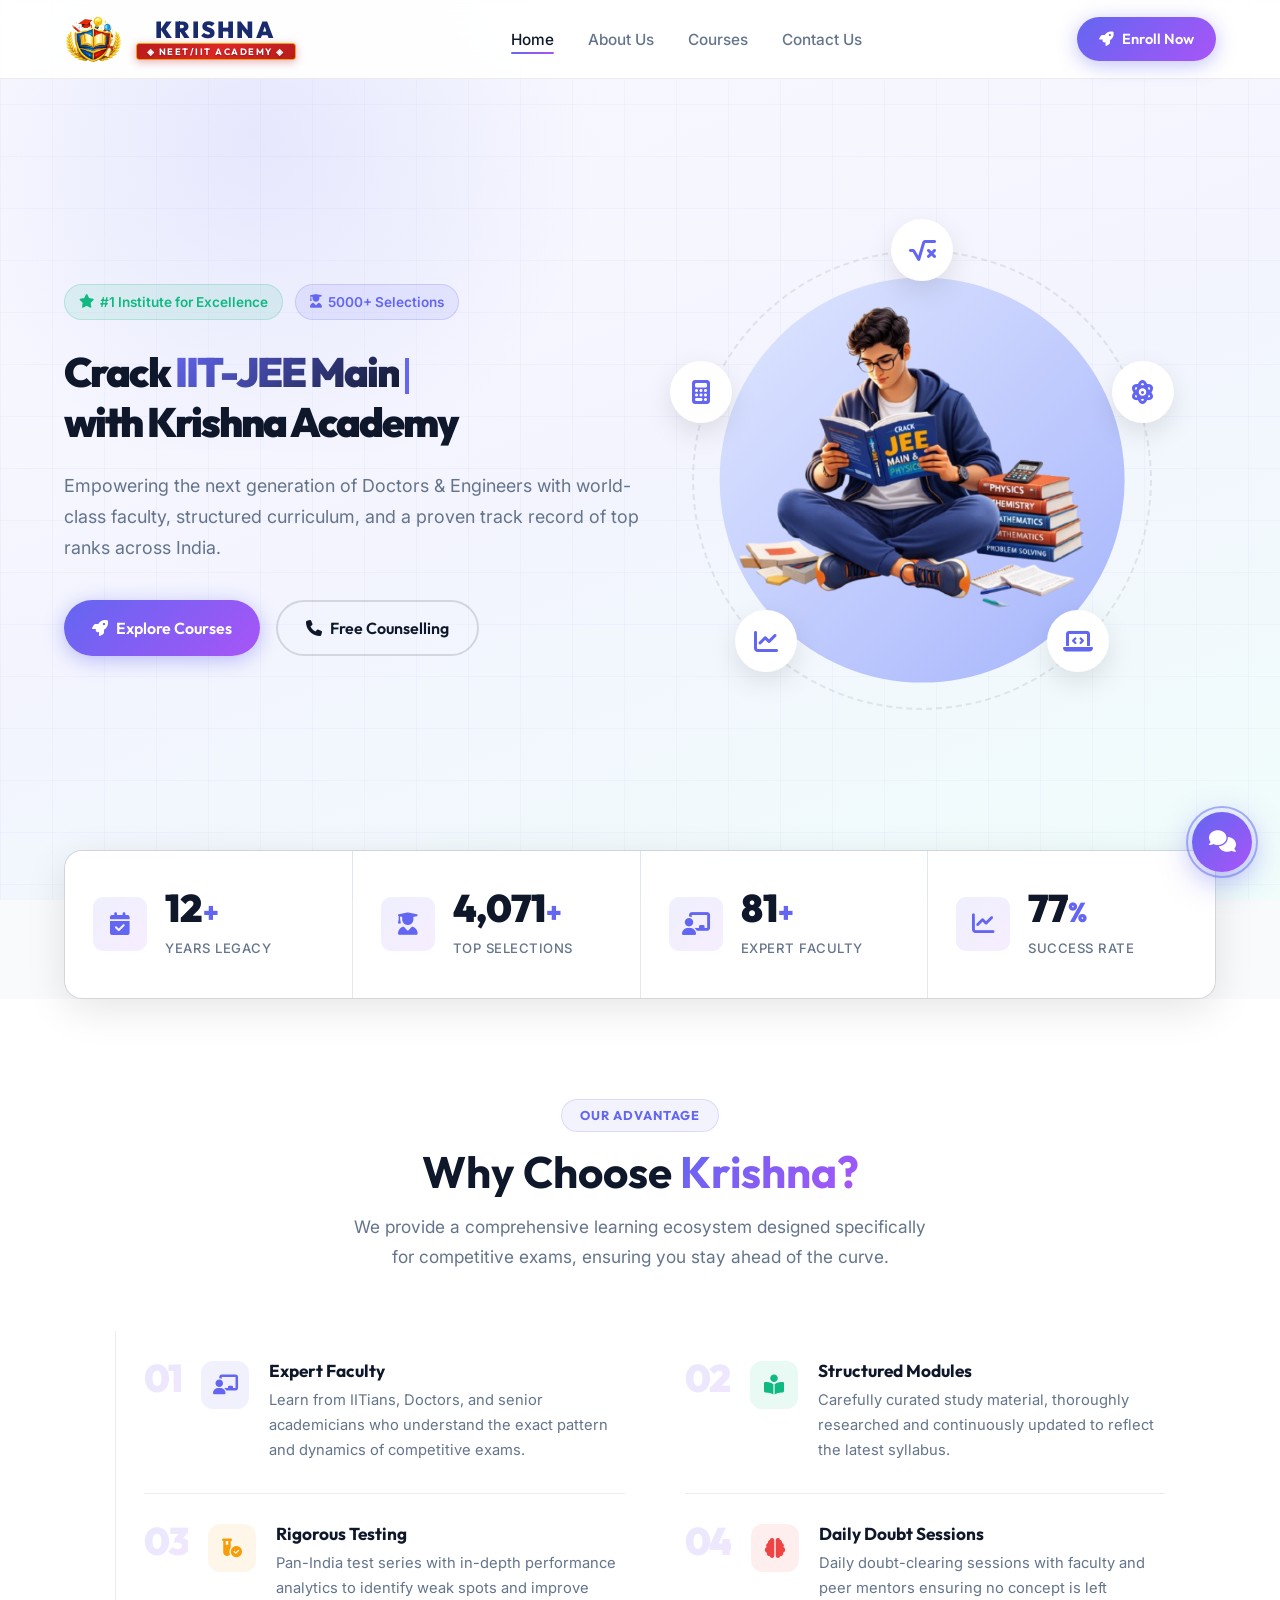
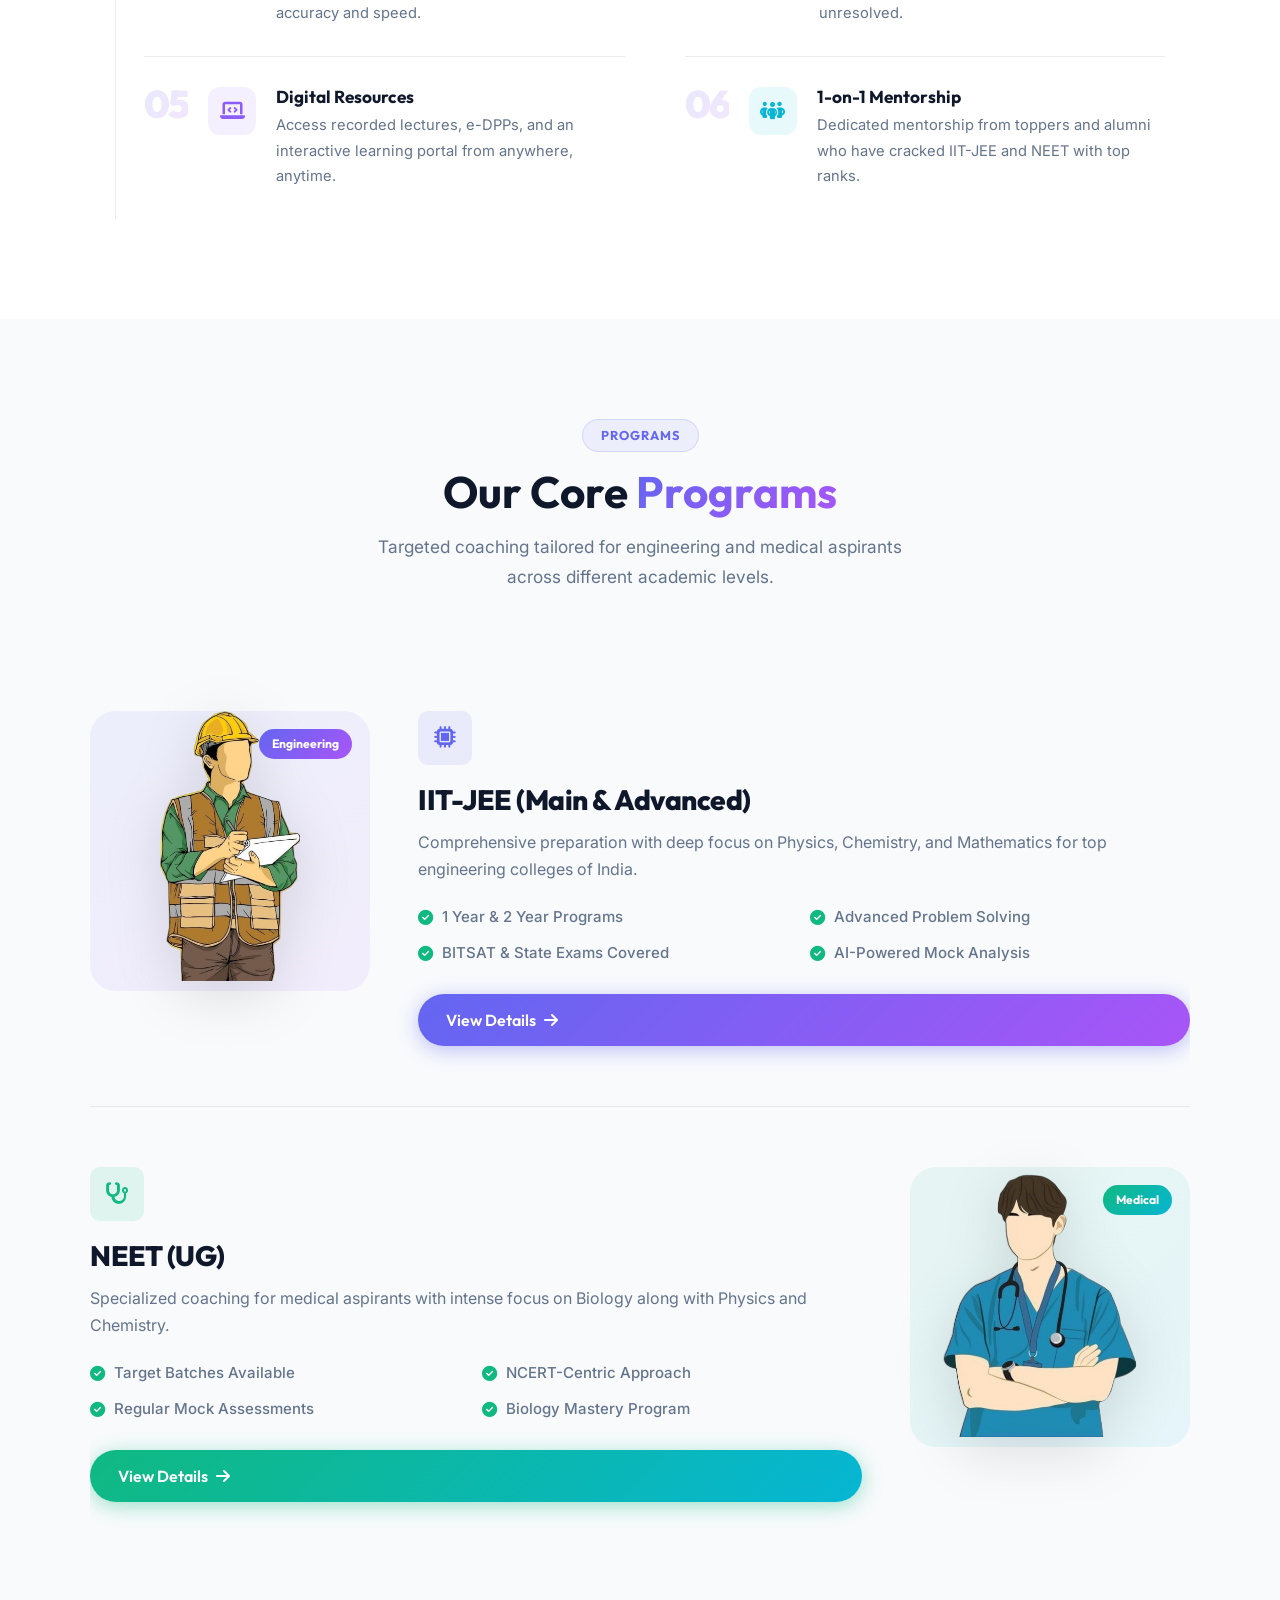
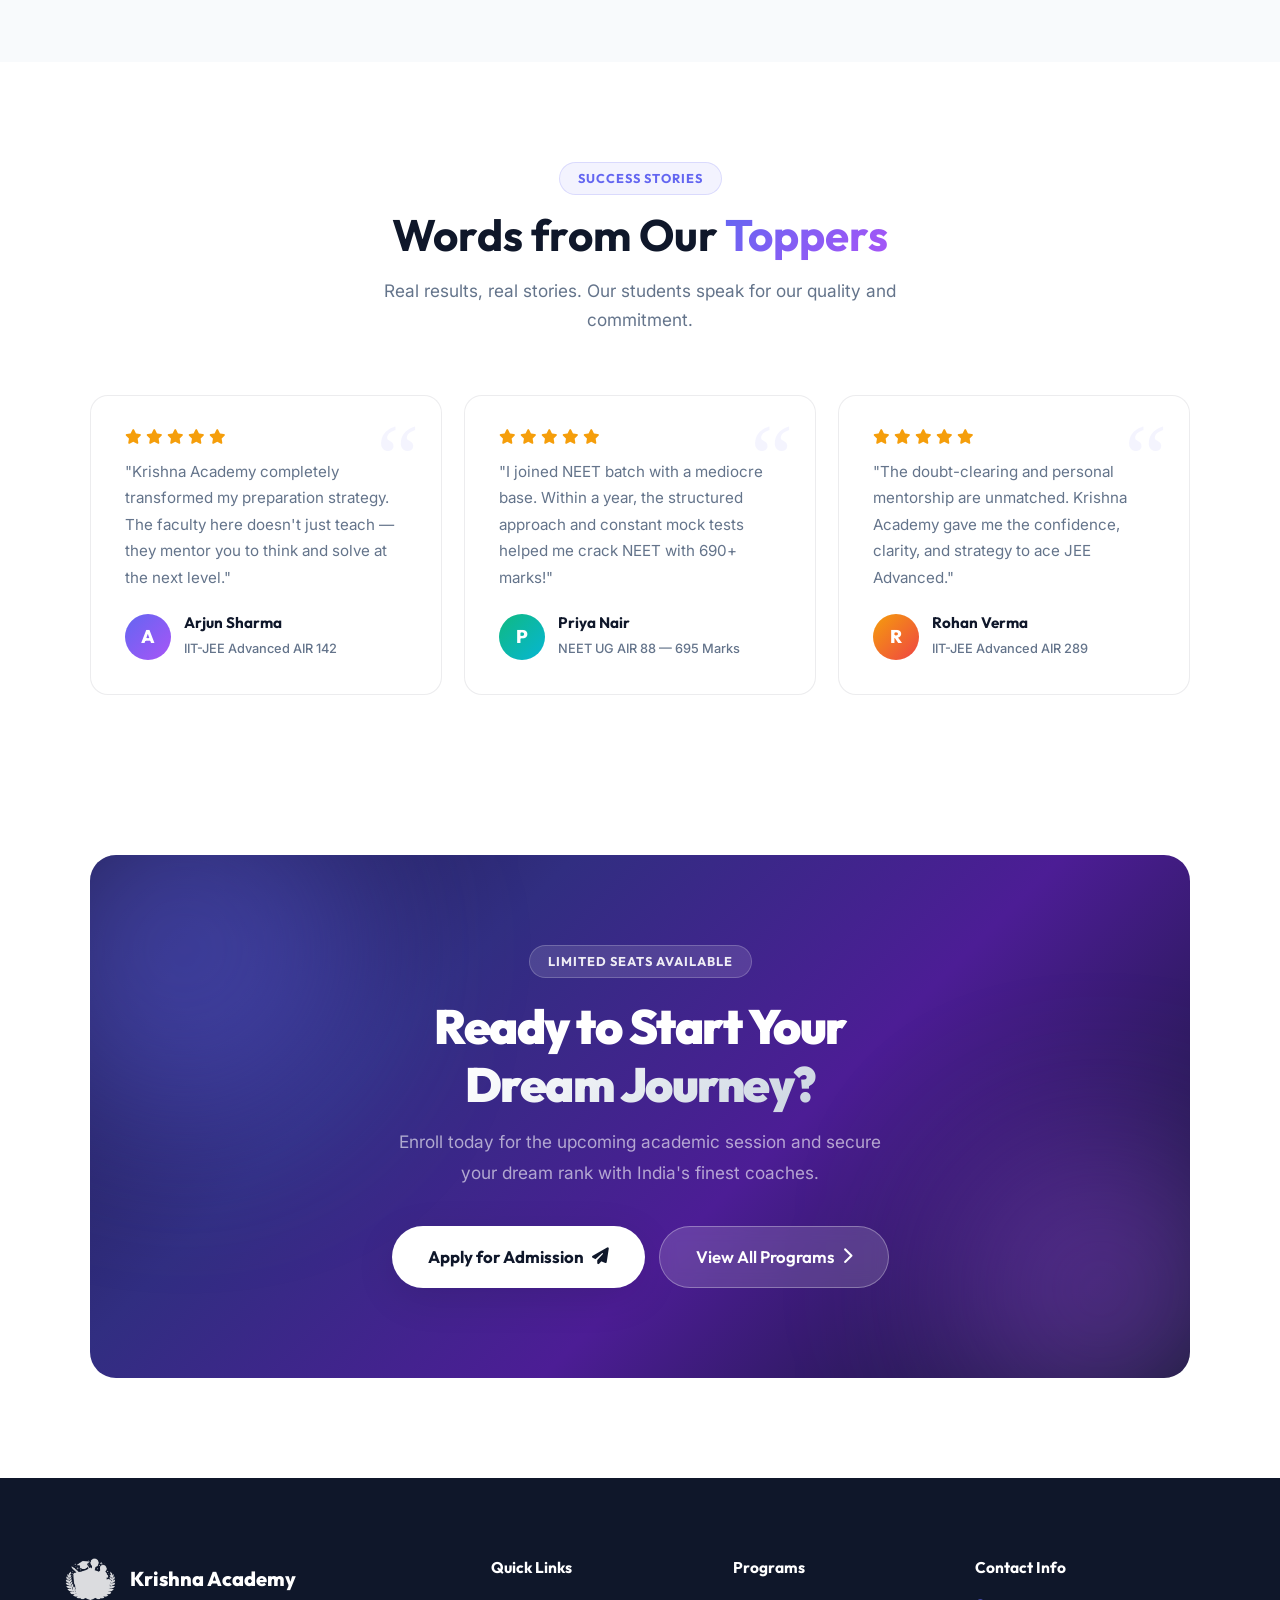
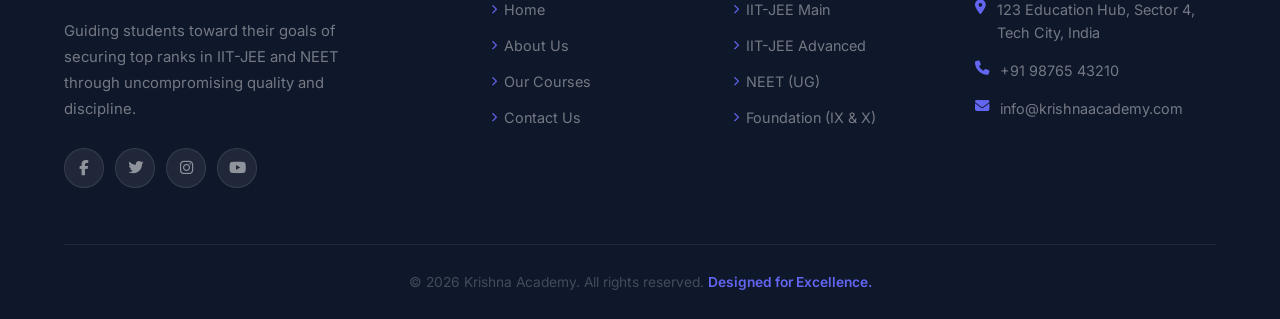
<file: index.html>
﻿<!DOCTYPE html>
<html lang="en">

<head>
    <meta charset="UTF-8">
    <meta name="viewport" content="width=device-width, initial-scale=1.0">
    <meta name="description"
        content="Krishna Academy - Premium Coaching for IIT-JEE and NEET. Prepare with the best faculties, structured courses, and mock test series.">
    <title>Krishna Academy | IIT-JEE &amp; NEET Coaching</title>
    <link rel="stylesheet" href="style.css">
    <link rel="stylesheet" href="https://cdnjs.cloudflare.com/ajax/libs/font-awesome/6.4.0/css/all.min.css">
</head>

<body>

    <!-- ===== NAVBAR ===== -->
    <nav class="navbar" id="navbar">
        <a href="index.html" class="nav-brand">
            <img src="assets/logo.png" alt="Krishna Academy" class="nav-logo">
            <div class="brand-badge">
                <span class="brand-badge-top">KRISHNA</span>
                <span class="brand-badge-ribbon">&#9672; NEET/IIT ACADEMY &#9672;</span>
            </div>
        </a>
        <ul class="nav-links" id="navLinks">
            <li><a href="index.html" class="active">Home</a></li>
            <li><a href="about.html">About Us</a></li>
            <li><a href="courses.html">Courses</a></li>
            <li><a href="contact.html">Contact Us</a></li>
        </ul>
        <a href="contact.html" class="btn btn-primary nav-cta"><i class="fa-solid fa-rocket"></i> Enroll Now</a>
        <div class="mobile-menu-btn" id="mobileBtn"><i class="fa-solid fa-bars"></i></div>
    </nav>

    <!-- ===== HERO ===== -->
    <header class="hero">
        <div class="hero-grid"></div>

        <div class="hero-container">
            <!-- Left Content -->
            <div class="hero-content fade-up">
                <div class="hero-badges">
                    <span class="badge"><i class="fa-solid fa-star"></i> #1 Institute for Excellence</span>
                    <span class="badge"><i class="fa-solid fa-user-graduate"></i> 5000+ Selections</span>
                </div>
                <h1>Crack <span class="typing-text text-gradient"></span><span class="cursor"></span><br>with Krishna
                    Academy</h1>
                <p>Empowering the next generation of Doctors &amp; Engineers with world-class faculty, structured
                    curriculum, and a proven track record of top ranks across India.</p>
                <div class="hero-actions">
                    <a href="courses.html" class="btn btn-primary"><i class="fa-solid fa-rocket"></i> Explore
                        Courses</a>
                    <a href="contact.html" class="btn btn-outline"><i class="fa-solid fa-phone"></i> Free
                        Counselling</a>
                </div>
            </div>

            <!-- Right Visual: blob + orbit carousel -->
            <div class="hero-visual fade-up delay-2">
                <div class="hero-blob"></div>
                <div class="orbit-ring" id="orbitRing">
                    <img id="course-character" src="assets/iit.png" alt="Student">
                    <div class="orbit-node node-1"><i id="icon-1" class="fa-solid fa-square-root-variable"></i></div>
                    <div class="orbit-node node-2"><i id="icon-2" class="fa-solid fa-atom"></i></div>
                    <div class="orbit-node node-3"><i id="icon-3" class="fa-solid fa-laptop-code"></i></div>
                    <div class="orbit-node node-4"><i id="icon-4" class="fa-solid fa-chart-line"></i></div>
                    <div class="orbit-node node-5"><i id="icon-5" class="fa-solid fa-calculator"></i></div>
                </div>
            </div>
        </div>
    </header>

    <!-- ===== STATS ===== -->
    <section class="stats-section">
        <div class="stats-grid fade-up">
            <div class="stat-card">
                <div class="stat-icon"><i class="fa-solid fa-calendar-check"></i></div>
                <div>
                    <h3 class="counter" data-target="15">0</h3><span>+</span>
                    <p>Years Legacy</p>
                </div>
            </div>
            <div class="stat-card">
                <div class="stat-icon"><i class="fa-solid fa-user-graduate"></i></div>
                <div>
                    <h3 class="counter" data-target="5000">0</h3><span>+</span>
                    <p>Top Selections</p>
                </div>
            </div>
            <div class="stat-card">
                <div class="stat-icon"><i class="fa-solid fa-chalkboard-user"></i></div>
                <div>
                    <h3 class="counter" data-target="100">0</h3><span>+</span>
                    <p>Expert Faculty</p>
                </div>
            </div>
            <div class="stat-card">
                <div class="stat-icon"><i class="fa-solid fa-chart-line"></i></div>
                <div>
                    <h3 class="counter" data-target="95">0</h3><span>%</span>
                    <p>Success Rate</p>
                </div>
            </div>
        </div>
    </section>

    <!-- ===== WHY CHOOSE US ===== -->
    <section class="section">
        <div class="section-title fade-up">
            <div class="section-pill">Our Advantage</div>
            <h2>Why Choose <span class="text-gradient">Krishna?</span></h2>
            <p>We provide a comprehensive learning ecosystem designed specifically for competitive exams, ensuring you
                stay ahead of the curve.</p>
        </div>
        <div class="features-row">
            <div class="feature-row-item fade-up delay-1">
                <div class="fri-num">01</div>
                <div class="fri-icon"><i class="fa-solid fa-chalkboard-user"></i></div>
                <div class="fri-body">
                    <h3>Expert Faculty</h3>
                    <p>Learn from IITians, Doctors, and senior academicians who understand the exact pattern and
                        dynamics of competitive exams.</p>
                </div>
            </div>
            <div class="feature-row-item fade-up delay-2">
                <div class="fri-num">02</div>
                <div class="fri-icon"><i class="fa-solid fa-book-open-reader"></i></div>
                <div class="fri-body">
                    <h3>Structured Modules</h3>
                    <p>Carefully curated study material, thoroughly researched and continuously updated to reflect the
                        latest syllabus.</p>
                </div>
            </div>
            <div class="feature-row-item fade-up delay-1">
                <div class="fri-num">03</div>
                <div class="fri-icon"><i class="fa-solid fa-vial-circle-check"></i></div>
                <div class="fri-body">
                    <h3>Rigorous Testing</h3>
                    <p>Pan-India test series with in-depth performance analytics to identify weak spots and improve
                        accuracy and speed.</p>
                </div>
            </div>
            <div class="feature-row-item fade-up delay-2">
                <div class="fri-num">04</div>
                <div class="fri-icon"><i class="fa-solid fa-brain"></i></div>
                <div class="fri-body">
                    <h3>Daily Doubt Sessions</h3>
                    <p>Daily doubt-clearing sessions with faculty and peer mentors ensuring no concept is left
                        unresolved.</p>
                </div>
            </div>
            <div class="feature-row-item fade-up delay-1">
                <div class="fri-num">05</div>
                <div class="fri-icon"><i class="fa-solid fa-laptop-code"></i></div>
                <div class="fri-body">
                    <h3>Digital Resources</h3>
                    <p>Access recorded lectures, e-DPPs, and an interactive learning portal from anywhere, anytime.</p>
                </div>
            </div>
            <div class="feature-row-item fade-up delay-2">
                <div class="fri-num">06</div>
                <div class="fri-icon"><i class="fa-solid fa-people-group"></i></div>
                <div class="fri-body">
                    <h3>1-on-1 Mentorship</h3>
                    <p>Dedicated mentorship from toppers and alumni who have cracked IIT-JEE and NEET with top ranks.
                    </p>
                </div>
            </div>
        </div>
    </section>

    <!-- ===== COURSES OVERVIEW ===== -->
    <section class="section courses-section">
        <div class="section-title fade-up">
            <div class="section-pill">Programs</div>
            <h2>Our Core <span class="text-gradient">Programs</span></h2>
            <p>Targeted coaching tailored for engineering and medical aspirants across different academic levels.</p>
        </div>
        <div class="courses-container">
            <!-- IIT Card -->
            <div class="course-showcase fade-up delay-1">
                <div class="cs-img-wrap cs-iit">
                    <img src="assets/eng.png" alt="IIT-JEE Course">
                    <div class="cs-badge">Engineering</div>
                </div>
                <div class="cs-content">
                    <div class="cs-icon cs-iit-icon"><i class="fa-solid fa-microchip"></i></div>
                    <h3>IIT-JEE (Main &amp; Advanced)</h3>
                    <p>Comprehensive preparation with deep focus on Physics, Chemistry, and Mathematics for top
                        engineering colleges of India.</p>
                    <ul class="cs-features">
                        <li><i class="fa-solid fa-circle-check"></i> 1 Year &amp; 2 Year Programs</li>
                        <li><i class="fa-solid fa-circle-check"></i> Advanced Problem Solving</li>
                        <li><i class="fa-solid fa-circle-check"></i> BITSAT &amp; State Exams Covered</li>
                        <li><i class="fa-solid fa-circle-check"></i> AI-Powered Mock Analysis</li>
                    </ul>
                    <a href="courses.html" class="btn btn-primary">View Details <i
                            class="fa-solid fa-arrow-right"></i></a>
                </div>
            </div>
            <!-- NEET Card -->
            <div class="course-showcase fade-up delay-2">
                <div class="cs-img-wrap cs-neet">
                    <img src="assets/doc.png" alt="NEET Course">
                    <div class="cs-badge cs-badge-neet">Medical</div>
                </div>
                <div class="cs-content">
                    <div class="cs-icon cs-neet-icon"><i class="fa-solid fa-stethoscope"></i></div>
                    <h3>NEET (UG)</h3>
                    <p>Specialized coaching for medical aspirants with intense focus on Biology along with Physics and
                        Chemistry.</p>
                    <ul class="cs-features">
                        <li><i class="fa-solid fa-circle-check"></i> Target Batches Available</li>
                        <li><i class="fa-solid fa-circle-check"></i> NCERT-Centric Approach</li>
                        <li><i class="fa-solid fa-circle-check"></i> Regular Mock Assessments</li>
                        <li><i class="fa-solid fa-circle-check"></i> Biology Mastery Program</li>
                    </ul>
                    <a href="courses.html" class="btn btn-success">View Details <i
                            class="fa-solid fa-arrow-right"></i></a>
                </div>
            </div>
        </div>
    </section>

    <!-- ===== TESTIMONIALS ===== -->
    <section class="section">
        <div class="section-title fade-up">
            <div class="section-pill">Success Stories</div>
            <h2>Words from Our <span class="text-gradient">Toppers</span></h2>
            <p>Real results, real stories. Our students speak for our quality and commitment.</p>
        </div>
        <div class="testimonials-grid">
            <div class="testimonial-card fade-up delay-1">
                <div class="tcard-stars"><i class="fa-solid fa-star"></i><i class="fa-solid fa-star"></i><i
                        class="fa-solid fa-star"></i><i class="fa-solid fa-star"></i><i class="fa-solid fa-star"></i>
                </div>
                <p>"Krishna Academy completely transformed my preparation strategy. The faculty here doesn't just teach
                    — they mentor you to think and solve at the next level."</p>
                <div class="tcard-author">
                    <div class="tcard-avatar" style="background:linear-gradient(135deg,#6366F1,#A855F7)">A</div>
                    <div>
                        <h4>Arjun Sharma</h4><span>IIT-JEE Advanced AIR 142</span>
                    </div>
                </div>
            </div>
            <div class="testimonial-card fade-up delay-2">
                <div class="tcard-stars"><i class="fa-solid fa-star"></i><i class="fa-solid fa-star"></i><i
                        class="fa-solid fa-star"></i><i class="fa-solid fa-star"></i><i class="fa-solid fa-star"></i>
                </div>
                <p>"I joined NEET batch with a mediocre base. Within a year, the structured approach and constant mock
                    tests helped me crack NEET with 690+ marks!"</p>
                <div class="tcard-author">
                    <div class="tcard-avatar" style="background:linear-gradient(135deg,#10B981,#06B6D4)">P</div>
                    <div>
                        <h4>Priya Nair</h4><span>NEET UG AIR 88 — 695 Marks</span>
                    </div>
                </div>
            </div>
            <div class="testimonial-card fade-up delay-3">
                <div class="tcard-stars"><i class="fa-solid fa-star"></i><i class="fa-solid fa-star"></i><i
                        class="fa-solid fa-star"></i><i class="fa-solid fa-star"></i><i class="fa-solid fa-star"></i>
                </div>
                <p>"The doubt-clearing and personal mentorship are unmatched. Krishna Academy gave me the confidence,
                    clarity, and strategy to ace JEE Advanced."</p>
                <div class="tcard-author">
                    <div class="tcard-avatar" style="background:linear-gradient(135deg,#F59E0B,#EF4444)">R</div>
                    <div>
                        <h4>Rohan Verma</h4><span>IIT-JEE Advanced AIR 289</span>
                    </div>
                </div>
            </div>
        </div>
    </section>

    <!-- ===== CTA ===== -->
    <section class="cta-section section">
        <div class="cta-card fade-up">
            <div class="cta-orb cta-orb-1"></div>
            <div class="cta-orb cta-orb-2"></div>
            <div class="cta-pill">Limited Seats Available</div>
            <h2>Ready to Start Your<br><span class="text-gradient-white">Dream Journey?</span></h2>
            <p>Enroll today for the upcoming academic session and secure your dream rank with India's finest coaches.
            </p>
            <div class="cta-actions">
                <a href="contact.html" class="btn btn-white btn-lg">Apply for Admission <i
                        class="fa-solid fa-paper-plane"></i></a>
                <a href="courses.html" class="btn btn-glass btn-lg">View All Programs <i
                        class="fa-solid fa-chevron-right"></i></a>
            </div>
        </div>
    </section>

    <!-- ===== FOOTER ===== -->
    <footer>
        <div class="footer-grid">
            <div class="footer-brand">
                <div class="footer-logo-wrap">
                    <img src="assets/logo.png" alt="Krishna Academy" class="footer-logo">
                    <span>Krishna Academy</span>
                </div>
                <p>Guiding students toward their goals of securing top ranks in IIT-JEE and NEET through uncompromising
                    quality and discipline.</p>
                <div class="social-links">
                    <a href="#" aria-label="Facebook"><i class="fa-brands fa-facebook-f"></i></a>
                    <a href="#" aria-label="Twitter"><i class="fa-brands fa-twitter"></i></a>
                    <a href="#" aria-label="Instagram"><i class="fa-brands fa-instagram"></i></a>
                    <a href="#" aria-label="YouTube"><i class="fa-brands fa-youtube"></i></a>
                </div>
            </div>
            <div class="footer-links">
                <h4>Quick Links</h4>
                <ul>
                    <li><a href="index.html"><i class="fa-solid fa-chevron-right"></i> Home</a></li>
                    <li><a href="about.html"><i class="fa-solid fa-chevron-right"></i> About Us</a></li>
                    <li><a href="courses.html"><i class="fa-solid fa-chevron-right"></i> Our Courses</a></li>
                    <li><a href="contact.html"><i class="fa-solid fa-chevron-right"></i> Contact Us</a></li>
                </ul>
            </div>
            <div class="footer-links">
                <h4>Programs</h4>
                <ul>
                    <li><a href="courses.html"><i class="fa-solid fa-chevron-right"></i> IIT-JEE Main</a></li>
                    <li><a href="courses.html"><i class="fa-solid fa-chevron-right"></i> IIT-JEE Advanced</a></li>
                    <li><a href="courses.html"><i class="fa-solid fa-chevron-right"></i> NEET (UG)</a></li>
                    <li><a href="courses.html"><i class="fa-solid fa-chevron-right"></i> Foundation (IX &amp; X)</a>
                    </li>
                </ul>
            </div>
            <div class="footer-contact">
                <h4>Contact Info</h4>
                <ul>
                    <li><i class="fa-solid fa-location-dot"></i><span>123 Education Hub, Sector 4,<br>Tech City,
                            India</span></li>
                    <li><i class="fa-solid fa-phone"></i><span>+91 98765 43210</span></li>
                    <li><i class="fa-solid fa-envelope"></i><span>info@krishnaacademy.com</span></li>
                </ul>
            </div>
        </div>
        <div class="footer-bottom">
            <p>&copy; 2026 Krishna Academy. All rights reserved. <span>Designed for Excellence.</span></p>
        </div>
    </footer>

    <script>
        // ---- Navbar scroll ----
        window.addEventListener('scroll', () => {
            document.getElementById('navbar').classList.toggle('scrolled', window.scrollY > 60);
        });

        // ---- Mobile menu ----
        const mobileBtn = document.getElementById('mobileBtn');
        const navLinks = document.getElementById('navLinks');
        mobileBtn.addEventListener('click', () => {
            navLinks.classList.toggle('active');
            mobileBtn.innerHTML = navLinks.classList.contains('active')
                ? '<i class="fa-solid fa-xmark"></i>'
                : '<i class="fa-solid fa-bars"></i>';
        });

        // ---- Course carousel data (with iit.png + neet.png) ----
        const courses = [
            { title: "IIT-JEE Main", img: "assets/iit.png", color: "#6366F1", gradient: "linear-gradient(135deg,#e0e7ff 0%,#a5b4fc 100%)", icons: ['fa-square-root-variable', 'fa-atom', 'fa-laptop-code', 'fa-chart-line', 'fa-calculator'] },
            { title: "NEET (UG)", img: "assets/neet.png", color: "#10B981", gradient: "linear-gradient(135deg,#d1fae5 0%,#6ee7b7 100%)", icons: ['fa-dna', 'fa-staff-snake', 'fa-microscope', 'fa-heart-pulse', 'fa-flask'] },
            { title: "IIT-JEE Advanced", img: "assets/iit.png", color: "#8B5CF6", gradient: "linear-gradient(135deg,#ede9fe 0%,#c4b5fd 100%)", icons: ['fa-satellite', 'fa-gears', 'fa-microchip', 'fa-rocket', 'fa-compass-drafting'] }
        ];

        let ci = 0, isDeleting = false, txt = '';
        const typingEl = document.querySelector('.typing-text');

        function updateVisuals(c) {
            document.documentElement.style.setProperty('--dynamic-color', c.color);
            document.documentElement.style.setProperty('--blob-gradient', c.gradient);
            if (typingEl) {
                typingEl.style.background = `linear-gradient(135deg,${c.color} 0%,#0F172A 100%)`;
                typingEl.style.webkitBackgroundClip = 'text';
                typingEl.style.backgroundClip = 'text';
                typingEl.style.webkitTextFillColor = 'transparent';
            }
            const img = document.getElementById('course-character');
            if (img) {
                img.style.opacity = 0; img.style.transform = 'scale(0.9)';
                setTimeout(() => { img.src = c.img; img.style.opacity = 1; img.style.transform = 'scale(1)'; }, 400);
            }
            for (let j = 1; j <= 5; j++) {
                const el = document.getElementById('icon-' + j);
                if (el) { el.style.opacity = 0; setTimeout(() => { el.className = 'fa-solid ' + c.icons[j - 1]; el.style.opacity = 1; }, 400); }
            }
        }

        function typeWriter() {
            const c = courses[ci % courses.length];
            const word = c.title;
            if (isDeleting) { txt = word.substring(0, txt.length - 1); }
            else { txt = word.substring(0, txt.length + 1); }
            typingEl.innerHTML = txt;
            let speed = 100;
            if (isDeleting) speed /= 2;
            if (!isDeleting && txt === word) { speed = 2200; isDeleting = true; }
            else if (isDeleting && txt === '') { isDeleting = false; ci++; updateVisuals(courses[ci % courses.length]); speed = 500; }
            setTimeout(typeWriter, speed);
        }

        // ---- Counter animation ----
        function animateCounters() {
            document.querySelectorAll('.counter').forEach(el => {
                const target = +el.dataset.target, inc = target / 70;
                let cur = 0;
                const t = setInterval(() => {
                    cur += inc;
                    if (cur >= target) { cur = target; clearInterval(t); }
                    el.textContent = Math.floor(cur).toLocaleString();
                }, 20);
            });
        }

        // ---- IntersectionObserver for fade-up ----
        const io = new IntersectionObserver(entries => entries.forEach(e => {
            if (e.isIntersecting) { e.target.classList.add('visible'); io.unobserve(e.target); }
        }), { threshold: .12 });
        document.querySelectorAll('.fade-up').forEach(el => io.observe(el));

        const statsIO = new IntersectionObserver(entries => entries.forEach(e => {
            if (e.isIntersecting) { animateCounters(); statsIO.unobserve(e.target); }
        }), { threshold: .3 });
        const sg = document.querySelector('.stats-grid');
        if (sg) statsIO.observe(sg);

        // ---- Init ----
        window.addEventListener('load', () => {
            updateVisuals(courses[0]);
            if (typingEl) setTimeout(typeWriter, 1000);
        });
    </script>
    <script src="chatbot.js"></script>
</body>

</html>
</file>
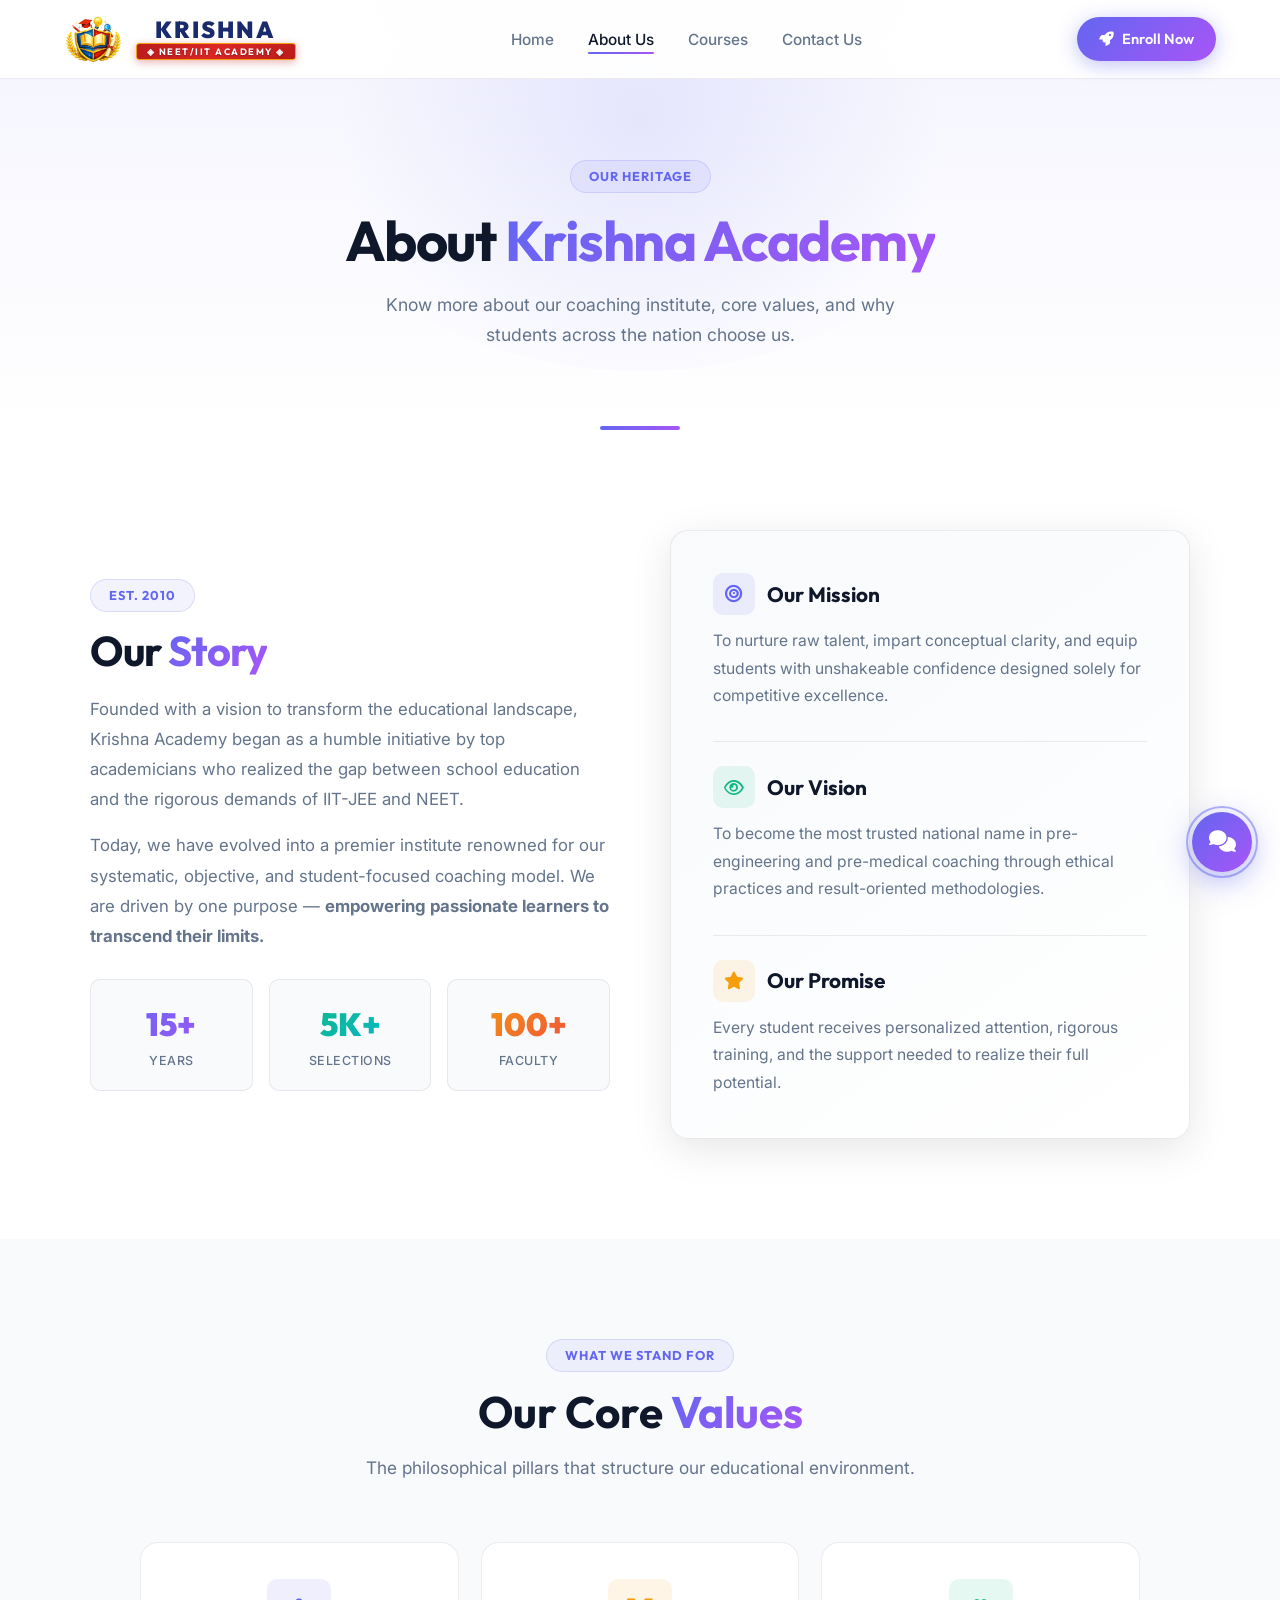
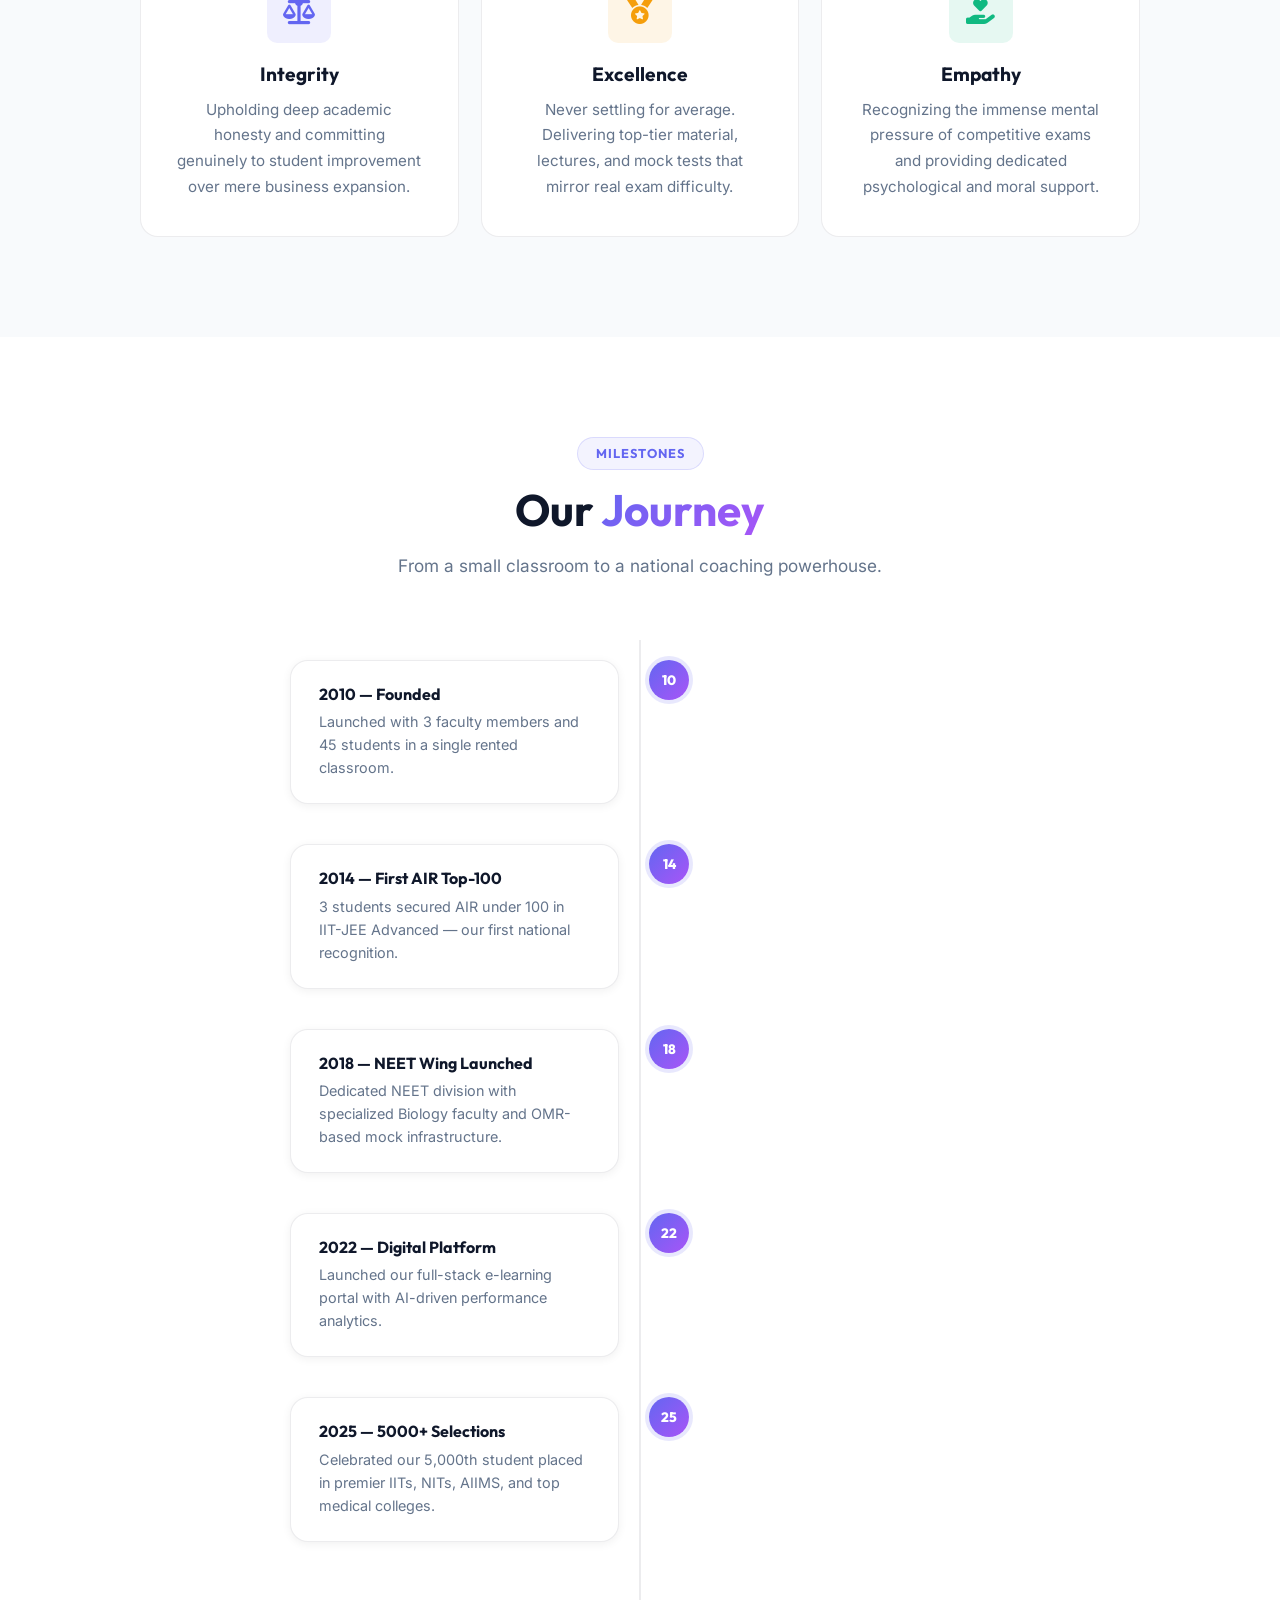
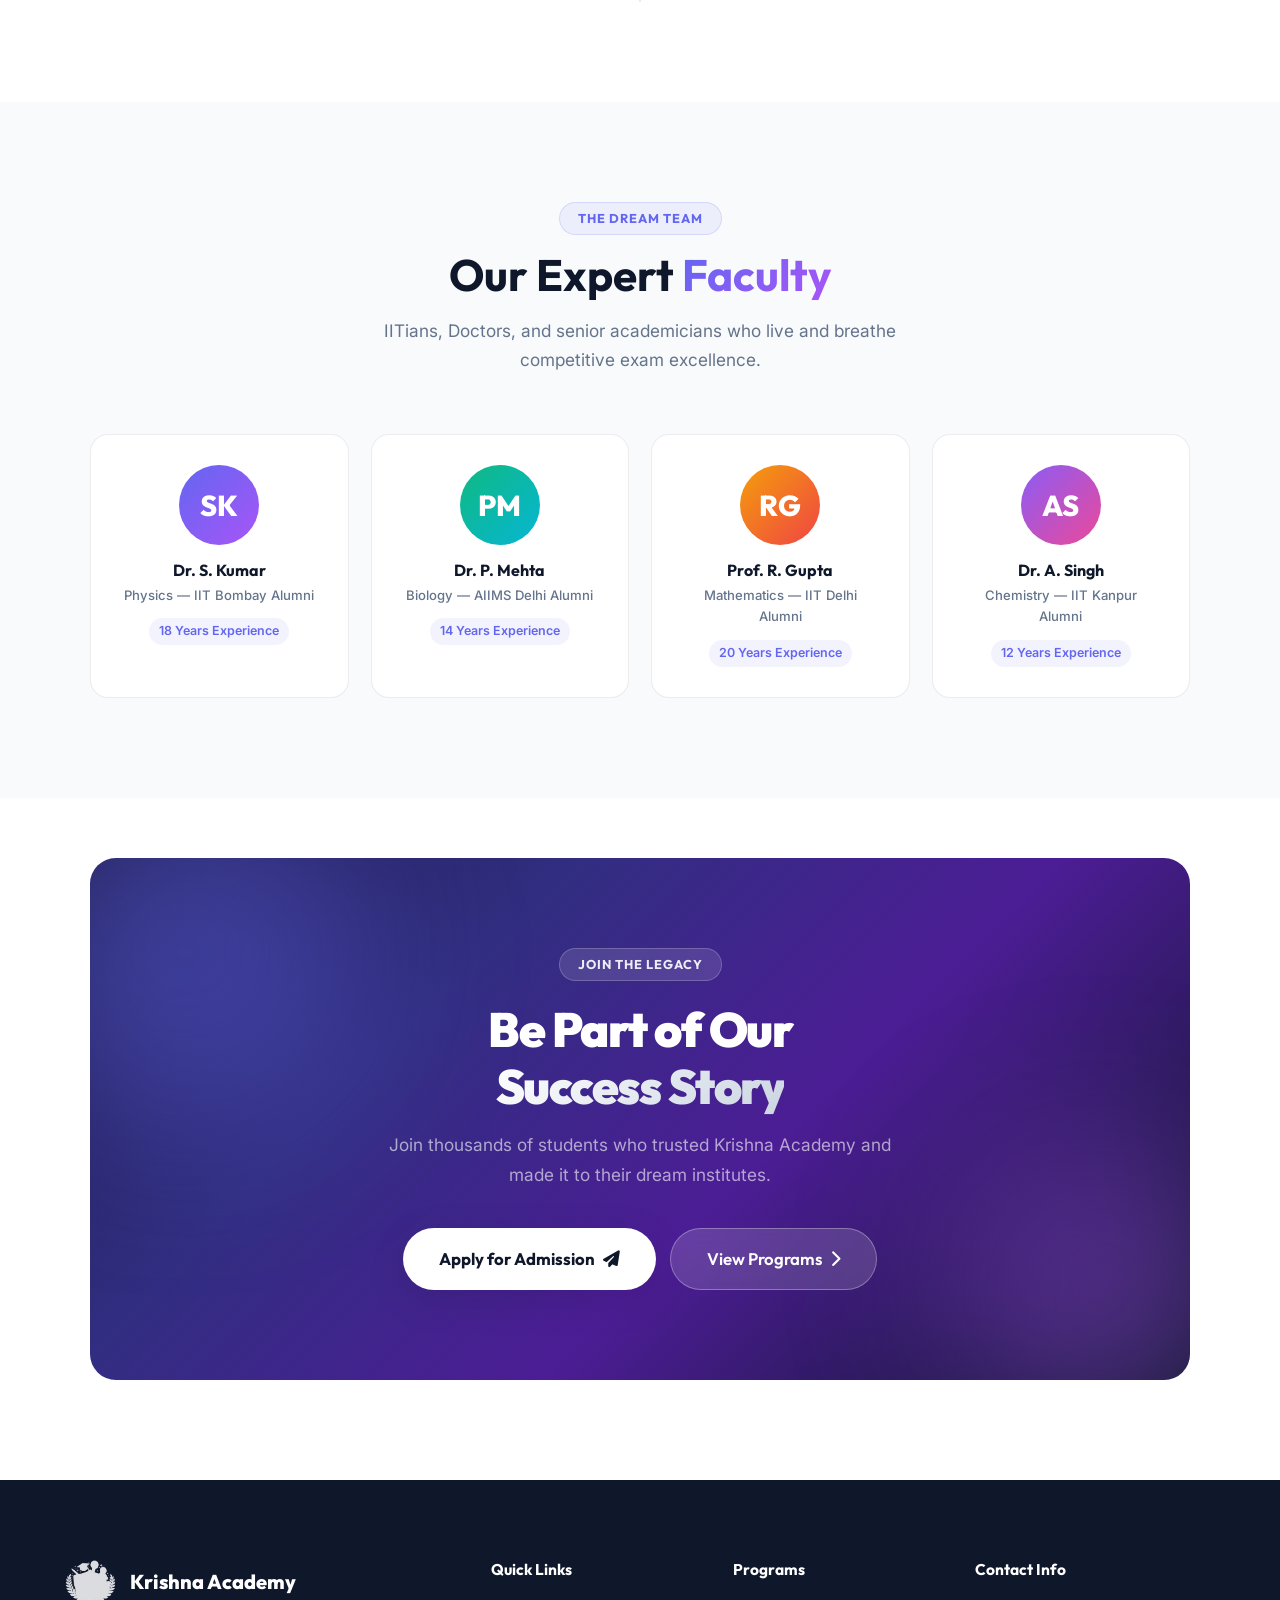
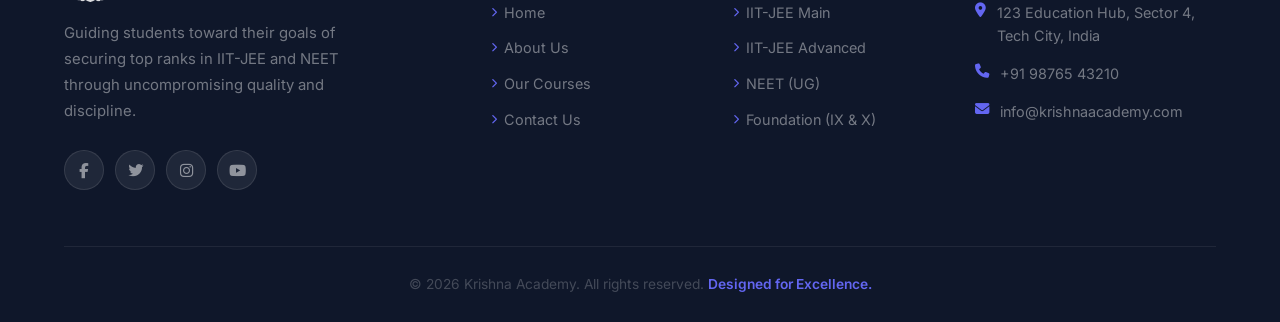
<file: about.html>
﻿<!DOCTYPE html>
<html lang="en">

<head>
    <meta charset="UTF-8">
    <meta name="viewport" content="width=device-width, initial-scale=1.0">
    <meta name="description"
        content="About Krishna Academy - History, Core Values, and experienced faculty dedicated to guiding students for IIT-JEE and NEET.">
    <title>About Us | Krishna Academy</title>
    <link rel="stylesheet" href="style.css">
    <link rel="stylesheet" href="https://cdnjs.cloudflare.com/ajax/libs/font-awesome/6.4.0/css/all.min.css">
</head>

<body>

    <nav class="navbar" id="navbar">
        <a href="index.html" class="nav-brand">
            <img src="assets/logo.png" alt="Krishna Academy" class="nav-logo">
            <div class="brand-badge">
                <span class="brand-badge-top">KRISHNA</span>
                <span class="brand-badge-ribbon">&#9672; NEET/IIT ACADEMY &#9672;</span>
            </div>
        </a>
        <ul class="nav-links" id="navLinks">
            <li><a href="index.html">Home</a></li>
            <li><a href="about.html" class="active">About Us</a></li>
            <li><a href="courses.html">Courses</a></li>
            <li><a href="contact.html">Contact Us</a></li>
        </ul>
        <a href="contact.html" class="btn btn-primary nav-cta"><i class="fa-solid fa-rocket"></i> Enroll Now</a>
        <div class="mobile-menu-btn" id="mobileBtn"><i class="fa-solid fa-bars"></i></div>
    </nav>

    <header class="page-header">
        <div class="section-pill">Our Heritage</div>
        <h1>About <span class="text-gradient">Krishna Academy</span></h1>
        <p>Know more about our coaching institute, core values, and why students across the nation choose us.</p>
    </header>

    <!-- OUR STORY -->
    <section class="section">
        <div class="story-grid">
            <div class="story-text fade-up delay-1">
                <div class="section-pill">Est. 2010</div>
                <h2>Our <span class="text-gradient">Story</span></h2>
                <p>Founded with a vision to transform the educational landscape, Krishna Academy began as a humble
                    initiative by top academicians who realized the gap between school education and the rigorous
                    demands of IIT-JEE and NEET.</p>
                <p>Today, we have evolved into a premier institute renowned for our systematic, objective, and
                    student-focused coaching model. We are driven by one purpose — <strong>empowering passionate
                        learners to transcend their limits.</strong></p>
                <div style="display:flex;gap:16px;margin-top:28px;flex-wrap:wrap;">
                    <div
                        style="text-align:center;padding:18px 22px;background:var(--surface);border-radius:var(--radius-sm);border:1.5px solid var(--border);flex:1;min-width:80px">
                        <div
                            style="font-family:'Outfit',sans-serif;font-size:2rem;font-weight:900;background:var(--grad-accent);-webkit-background-clip:text;background-clip:text;-webkit-text-fill-color:transparent">
                            15+</div>
                        <div
                            style="font-size:.78rem;color:var(--muted);font-weight:500;text-transform:uppercase;letter-spacing:.5px">
                            Years</div>
                    </div>
                    <div
                        style="text-align:center;padding:18px 22px;background:var(--surface);border-radius:var(--radius-sm);border:1.5px solid var(--border);flex:1;min-width:80px">
                        <div
                            style="font-family:'Outfit',sans-serif;font-size:2rem;font-weight:900;background:var(--grad-neet);-webkit-background-clip:text;background-clip:text;-webkit-text-fill-color:transparent">
                            5K+</div>
                        <div
                            style="font-size:.78rem;color:var(--muted);font-weight:500;text-transform:uppercase;letter-spacing:.5px">
                            Selections</div>
                    </div>
                    <div
                        style="text-align:center;padding:18px 22px;background:var(--surface);border-radius:var(--radius-sm);border:1.5px solid var(--border);flex:1;min-width:80px">
                        <div
                            style="font-family:'Outfit',sans-serif;font-size:2rem;font-weight:900;background:linear-gradient(135deg,#F59E0B,#EF4444);-webkit-background-clip:text;background-clip:text;-webkit-text-fill-color:transparent">
                            100+</div>
                        <div
                            style="font-size:.78rem;color:var(--muted);font-weight:500;text-transform:uppercase;letter-spacing:.5px">
                            Faculty</div>
                    </div>
                </div>
            </div>
            <div class="fade-up delay-2">
                <div class="mission-card">
                    <div class="mission-item">
                        <div class="mission-icon-row">
                            <div class="mission-icon mission-icon-m"><i class="fa-solid fa-bullseye"></i></div>
                            <h3>Our Mission</h3>
                        </div>
                        <p>To nurture raw talent, impart conceptual clarity, and equip students with unshakeable
                            confidence designed solely for competitive excellence.</p>
                    </div>
                    <div class="mission-divider"></div>
                    <div class="mission-item">
                        <div class="mission-icon-row">
                            <div class="mission-icon mission-icon-v"><i class="fa-regular fa-eye"></i></div>
                            <h3>Our Vision</h3>
                        </div>
                        <p>To become the most trusted national name in pre-engineering and pre-medical coaching through
                            ethical practices and result-oriented methodologies.</p>
                    </div>
                    <div class="mission-divider"></div>
                    <div class="mission-item">
                        <div class="mission-icon-row">
                            <div class="mission-icon" style="background:rgba(245,158,11,.1);color:#F59E0B"><i
                                    class="fa-solid fa-star"></i></div>
                            <h3>Our Promise</h3>
                        </div>
                        <p>Every student receives personalized attention, rigorous training, and the support needed to
                            realize their full potential.</p>
                    </div>
                </div>
            </div>
        </div>
    </section>

    <!-- CORE VALUES -->
    <section class="section" style="background:var(--surface)">
        <div class="section-title fade-up">
            <div class="section-pill">What We Stand For</div>
            <h2>Our Core <span class="text-gradient">Values</span></h2>
            <p>The philosophical pillars that structure our educational environment.</p>
        </div>
        <div class="values-grid">
            <div class="value-card fade-up delay-1">
                <div class="value-icon"><i class="fa-solid fa-scale-balanced"></i></div>
                <h3>Integrity</h3>
                <p>Upholding deep academic honesty and committing genuinely to student improvement over mere business
                    expansion.</p>
            </div>
            <div class="value-card fade-up delay-2">
                <div class="value-icon"><i class="fa-solid fa-medal"></i></div>
                <h3>Excellence</h3>
                <p>Never settling for average. Delivering top-tier material, lectures, and mock tests that mirror real
                    exam difficulty.</p>
            </div>
            <div class="value-card fade-up delay-3">
                <div class="value-icon"><i class="fa-solid fa-hand-holding-heart"></i></div>
                <h3>Empathy</h3>
                <p>Recognizing the immense mental pressure of competitive exams and providing dedicated psychological
                    and moral support.</p>
            </div>
        </div>
    </section>

    <!-- JOURNEY TIMELINE -->
    <section class="section">
        <div class="section-title fade-up">
            <div class="section-pill">Milestones</div>
            <h2>Our <span class="text-gradient">Journey</span></h2>
            <p>From a small classroom to a national coaching powerhouse.</p>
        </div>
        <div class="timeline">
            <div class="timeline-item fade-up">
                <div class="timeline-content">
                    <h4>2010 — Founded</h4>
                    <p>Launched with 3 faculty members and 45 students in a single rented classroom.</p>
                </div>
                <div class="timeline-dot">10</div>
                <div style="flex:1"></div>
            </div>
            <div class="timeline-item fade-up delay-1">
                <div style="flex:1"></div>
                <div class="timeline-dot">14</div>
                <div class="timeline-content">
                    <h4>2014 — First AIR Top-100</h4>
                    <p>3 students secured AIR under 100 in IIT-JEE Advanced — our first national recognition.</p>
                </div>
            </div>
            <div class="timeline-item fade-up delay-2">
                <div class="timeline-content">
                    <h4>2018 — NEET Wing Launched</h4>
                    <p>Dedicated NEET division with specialized Biology faculty and OMR-based mock infrastructure.</p>
                </div>
                <div class="timeline-dot">18</div>
                <div style="flex:1"></div>
            </div>
            <div class="timeline-item fade-up delay-1">
                <div style="flex:1"></div>
                <div class="timeline-dot">22</div>
                <div class="timeline-content">
                    <h4>2022 — Digital Platform</h4>
                    <p>Launched our full-stack e-learning portal with AI-driven performance analytics.</p>
                </div>
            </div>
            <div class="timeline-item fade-up delay-2">
                <div class="timeline-content">
                    <h4>2025 — 5000+ Selections</h4>
                    <p>Celebrated our 5,000th student placed in premier IITs, NITs, AIIMS, and top medical colleges.</p>
                </div>
                <div class="timeline-dot">25</div>
                <div style="flex:1"></div>
            </div>
        </div>
    </section>

    <!-- FACULTY -->
    <section class="section" style="background:var(--surface)">
        <div class="section-title fade-up">
            <div class="section-pill">The Dream Team</div>
            <h2>Our Expert <span class="text-gradient">Faculty</span></h2>
            <p>IITians, Doctors, and senior academicians who live and breathe competitive exam excellence.</p>
        </div>
        <div class="faculty-grid">
            <div class="faculty-card fade-up delay-1">
                <div class="faculty-avatar" style="background:linear-gradient(135deg,#6366F1,#A855F7)">SK</div>
                <h4>Dr. S. Kumar</h4>
                <div class="faculty-role">Physics — IIT Bombay Alumni</div>
                <div class="faculty-exp">18 Years Experience</div>
            </div>
            <div class="faculty-card fade-up delay-2">
                <div class="faculty-avatar" style="background:linear-gradient(135deg,#10B981,#06B6D4)">PM</div>
                <h4>Dr. P. Mehta</h4>
                <div class="faculty-role">Biology — AIIMS Delhi Alumni</div>
                <div class="faculty-exp">14 Years Experience</div>
            </div>
            <div class="faculty-card fade-up delay-3">
                <div class="faculty-avatar" style="background:linear-gradient(135deg,#F59E0B,#EF4444)">RG</div>
                <h4>Prof. R. Gupta</h4>
                <div class="faculty-role">Mathematics — IIT Delhi Alumni</div>
                <div class="faculty-exp">20 Years Experience</div>
            </div>
            <div class="faculty-card fade-up delay-4">
                <div class="faculty-avatar" style="background:linear-gradient(135deg,#8B5CF6,#EC4899)">AS</div>
                <h4>Dr. A. Singh</h4>
                <div class="faculty-role">Chemistry — IIT Kanpur Alumni</div>
                <div class="faculty-exp">12 Years Experience</div>
            </div>
        </div>
    </section>

    <!-- CTA -->
    <section class="cta-section section">
        <div class="cta-card fade-up">
            <div class="cta-orb cta-orb-1"></div>
            <div class="cta-orb cta-orb-2"></div>
            <div class="cta-pill">Join the Legacy</div>
            <h2>Be Part of Our<br><span class="text-gradient-white">Success Story</span></h2>
            <p>Join thousands of students who trusted Krishna Academy and made it to their dream institutes.</p>
            <div class="cta-actions">
                <a href="contact.html" class="btn btn-white btn-lg">Apply for Admission <i
                        class="fa-solid fa-paper-plane"></i></a>
                <a href="courses.html" class="btn btn-glass btn-lg">View Programs <i
                        class="fa-solid fa-chevron-right"></i></a>
            </div>
        </div>
    </section>

    <!-- FOOTER -->
    <footer>
        <div class="footer-grid">
            <div class="footer-brand">
                <div class="footer-logo-wrap"><img src="assets/logo.png" alt="Krishna Academy"
                        class="footer-logo"><span>Krishna Academy</span></div>
                <p>Guiding students toward their goals of securing top ranks in IIT-JEE and NEET through uncompromising
                    quality and discipline.</p>
                <div class="social-links">
                    <a href="#"><i class="fa-brands fa-facebook-f"></i></a>
                    <a href="#"><i class="fa-brands fa-twitter"></i></a>
                    <a href="#"><i class="fa-brands fa-instagram"></i></a>
                    <a href="#"><i class="fa-brands fa-youtube"></i></a>
                </div>
            </div>
            <div class="footer-links">
                <h4>Quick Links</h4>
                <ul>
                    <li><a href="index.html"><i class="fa-solid fa-chevron-right"></i> Home</a></li>
                    <li><a href="about.html"><i class="fa-solid fa-chevron-right"></i> About Us</a></li>
                    <li><a href="courses.html"><i class="fa-solid fa-chevron-right"></i> Our Courses</a></li>
                    <li><a href="contact.html"><i class="fa-solid fa-chevron-right"></i> Contact Us</a></li>
                </ul>
            </div>
            <div class="footer-links">
                <h4>Programs</h4>
                <ul>
                    <li><a href="courses.html"><i class="fa-solid fa-chevron-right"></i> IIT-JEE Main</a></li>
                    <li><a href="courses.html"><i class="fa-solid fa-chevron-right"></i> IIT-JEE Advanced</a></li>
                    <li><a href="courses.html"><i class="fa-solid fa-chevron-right"></i> NEET (UG)</a></li>
                    <li><a href="courses.html"><i class="fa-solid fa-chevron-right"></i> Foundation (IX &amp; X)</a>
                    </li>
                </ul>
            </div>
            <div class="footer-contact">
                <h4>Contact Info</h4>
                <ul>
                    <li><i class="fa-solid fa-location-dot"></i><span>123 Education Hub, Sector 4,<br>Tech City,
                            India</span></li>
                    <li><i class="fa-solid fa-phone"></i><span>+91 98765 43210</span></li>
                    <li><i class="fa-solid fa-envelope"></i><span>info@krishnaacademy.com</span></li>
                </ul>
            </div>
        </div>
        <div class="footer-bottom">
            <p>&copy; 2026 Krishna Academy. All rights reserved. <span>Designed for Excellence.</span></p>
        </div>
    </footer>

    <script>
        window.addEventListener('scroll', () => document.getElementById('navbar').classList.toggle('scrolled', window.scrollY > 60));
        const mobileBtn = document.getElementById('mobileBtn'), navLinks = document.getElementById('navLinks');
        mobileBtn.addEventListener('click', () => {
            navLinks.classList.toggle('active');
            mobileBtn.innerHTML = navLinks.classList.contains('active') ? '<i class="fa-solid fa-xmark"></i>' : '<i class="fa-solid fa-bars"></i>';
        });
        const io = new IntersectionObserver(entries => entries.forEach(e => { if (e.isIntersecting) { e.target.classList.add('visible'); io.unobserve(e.target); } }), { threshold: .1 });
        document.querySelectorAll('.fade-up').forEach(el => io.observe(el));
    </script>
    <script src="chatbot.js"></script>
</body>

</html>
</file>
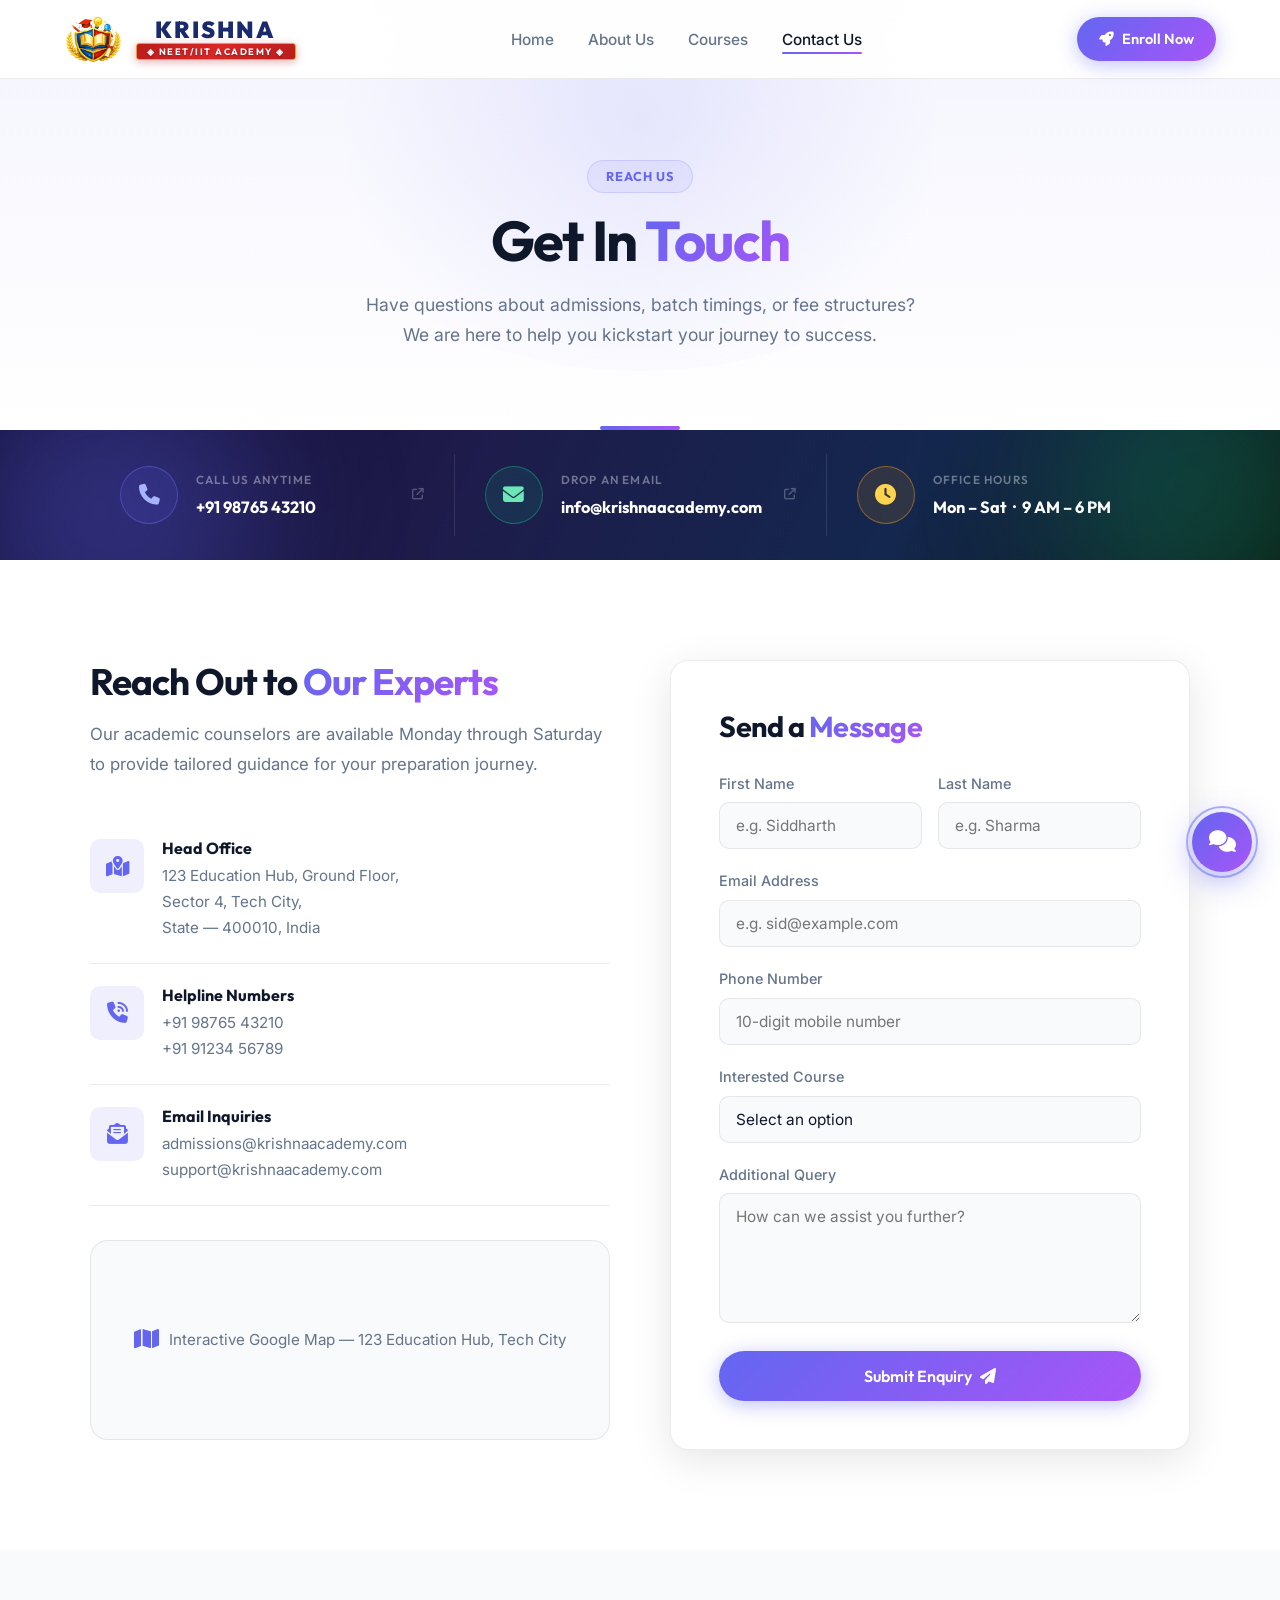
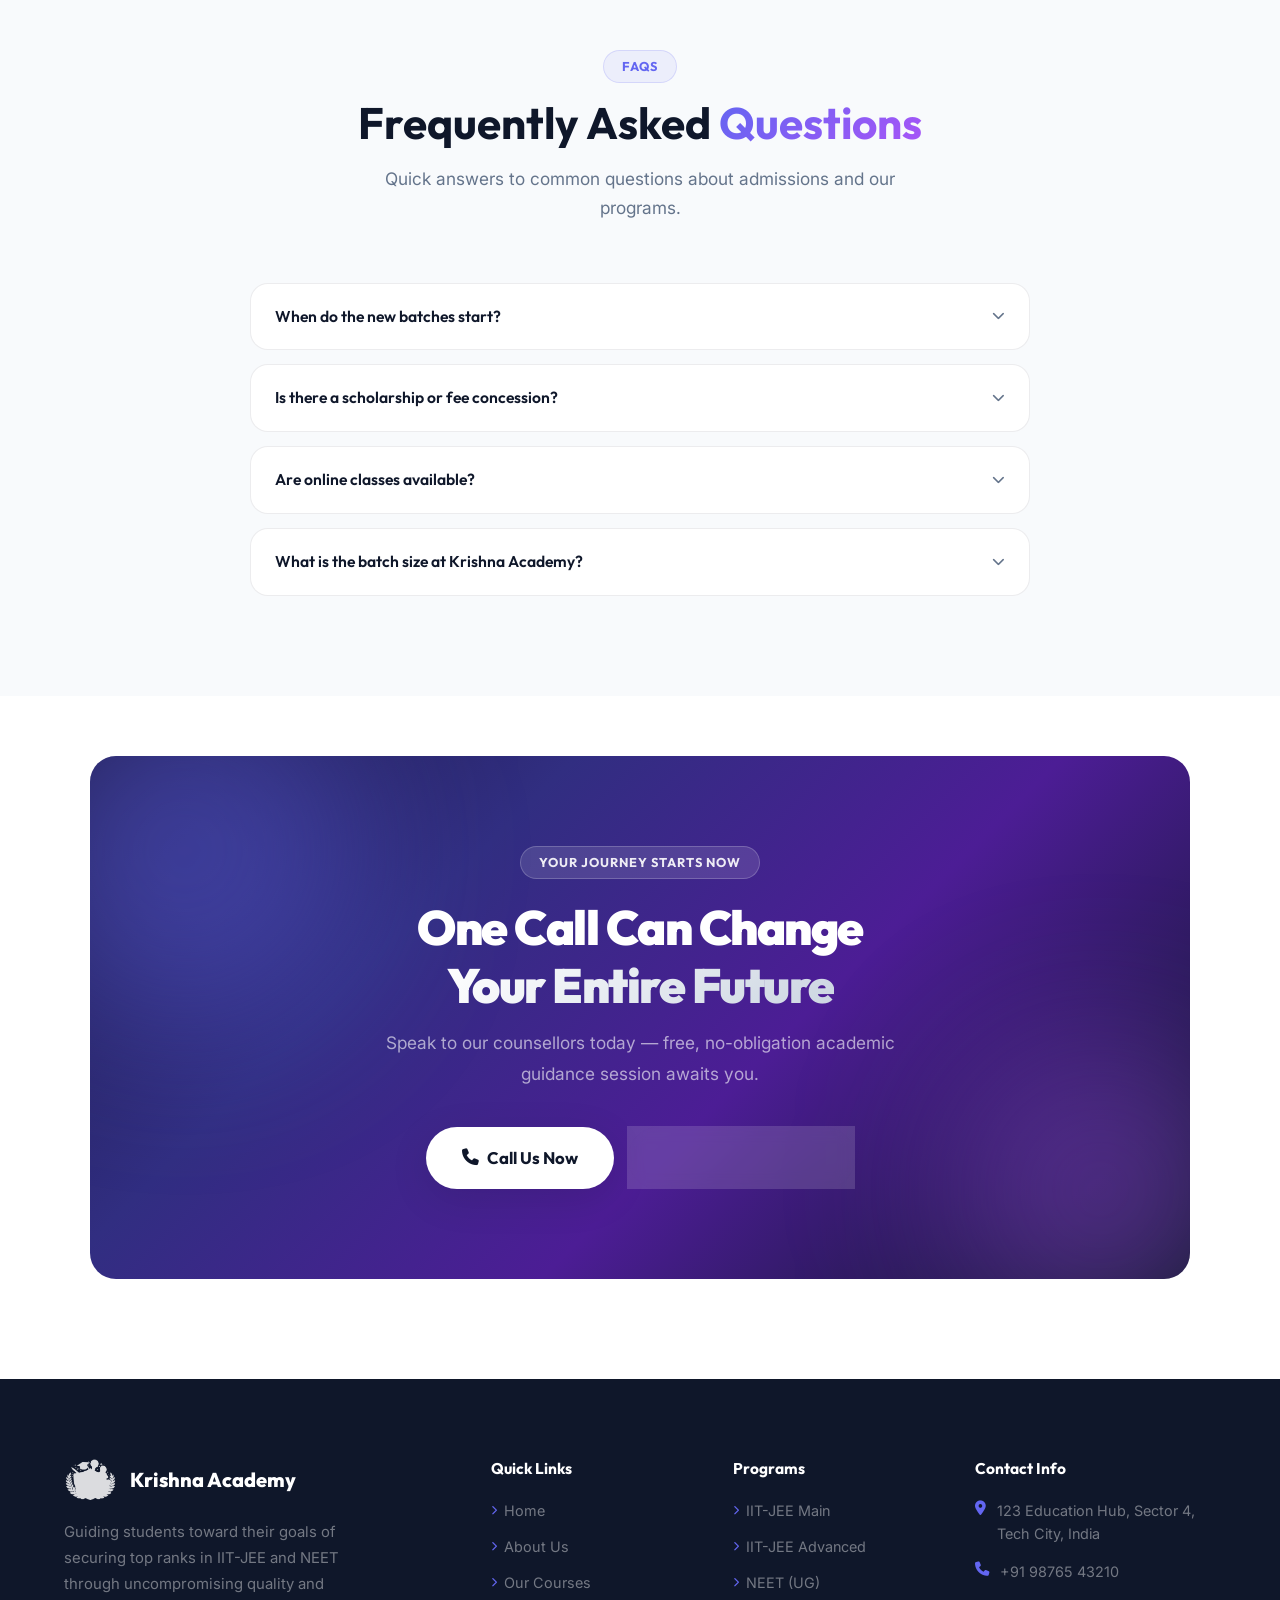
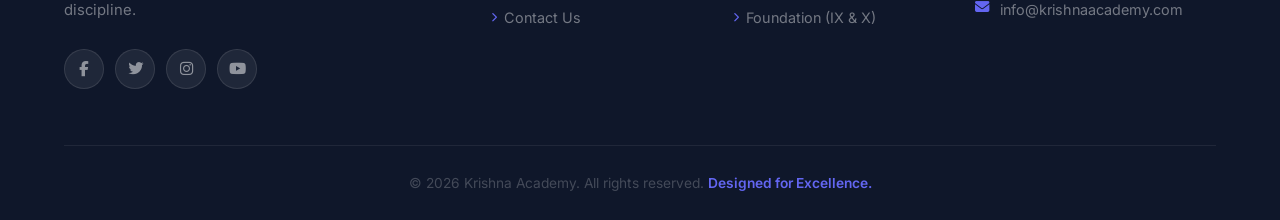
<file: contact.html>
﻿<!DOCTYPE html>
<html lang="en">

<head>
    <meta charset="UTF-8">
    <meta name="viewport" content="width=device-width, initial-scale=1.0">
    <meta name="description"
        content="Contact Krishna Academy for admissions, batch schedules, or demo lectures for IIT-JEE and NEET.">
    <title>Contact Us | Krishna Academy</title>
    <link rel="stylesheet" href="style.css">
    <link rel="stylesheet" href="https://cdnjs.cloudflare.com/ajax/libs/font-awesome/6.4.0/css/all.min.css">
</head>

<body>

    <nav class="navbar" id="navbar">
        <a href="index.html" class="nav-brand">
            <img src="assets/logo.png" alt="Krishna Academy" class="nav-logo">
            <div class="brand-badge">
                <span class="brand-badge-top">KRISHNA</span>
                <span class="brand-badge-ribbon">&#9672; NEET/IIT ACADEMY &#9672;</span>
            </div>
        </a>
        <ul class="nav-links" id="navLinks">
            <li><a href="index.html">Home</a></li>
            <li><a href="about.html">About Us</a></li>
            <li><a href="courses.html">Courses</a></li>
            <li><a href="contact.html" class="active">Contact Us</a></li>
        </ul>
        <a href="contact.html" class="btn btn-primary nav-cta"><i class="fa-solid fa-rocket"></i> Enroll Now</a>
        <div class="mobile-menu-btn" id="mobileBtn"><i class="fa-solid fa-bars"></i></div>
    </nav>

    <header class="page-header">
        <div class="section-pill">Reach Us</div>
        <h1>Get In <span class="text-gradient">Touch</span></h1>
        <p>Have questions about admissions, batch timings, or fee structures? We are here to help you kickstart your
            journey to success.</p>
    </header>

    <!-- QUICK CONTACT BANNER -->
    <div class="contact-banner">
        <div class="cbanner-orb cbanner-orb-1"></div>
        <div class="cbanner-orb cbanner-orb-2"></div>
        <div class="cbanner-inner">
            <a href="tel:+919876543210" class="cbanner-item fade-up delay-1">
                <div class="cbanner-icon-ring">
                    <div class="cbanner-icon"><i class="fa-solid fa-phone"></i></div>
                </div>
                <div class="cbanner-text">
                    <span class="cbanner-label">Call Us Anytime</span>
                    <strong class="cbanner-val">+91 98765 43210</strong>
                </div>
                <i class="fa-solid fa-arrow-up-right-from-square cbanner-link-icon"></i>
            </a>
            <div class="cbanner-divider"></div>
            <a href="mailto:info@krishnaacademy.com" class="cbanner-item fade-up delay-2">
                <div class="cbanner-icon-ring cbanner-icon-ring--green">
                    <div class="cbanner-icon cbanner-icon--green"><i class="fa-solid fa-envelope"></i></div>
                </div>
                <div class="cbanner-text">
                    <span class="cbanner-label">Drop an Email</span>
                    <strong class="cbanner-val">info@krishnaacademy.com</strong>
                </div>
                <i class="fa-solid fa-arrow-up-right-from-square cbanner-link-icon"></i>
            </a>
            <div class="cbanner-divider"></div>
            <div class="cbanner-item fade-up delay-3">
                <div class="cbanner-icon-ring cbanner-icon-ring--gold">
                    <div class="cbanner-icon cbanner-icon--gold"><i class="fa-solid fa-clock"></i></div>
                </div>
                <div class="cbanner-text">
                    <span class="cbanner-label">Office Hours</span>
                    <strong class="cbanner-val">Mon – Sat &nbsp;·&nbsp; 9 AM – 6 PM</strong>
                </div>
            </div>
        </div>
    </div>

    <!-- MAIN CONTACT SECTION -->
    <section class="section">
        <div class="contact-container">
            <!-- Left Info -->
            <div class="contact-info fade-up delay-1">
                <h2>Reach Out to <span class="text-gradient">Our Experts</span></h2>
                <p>Our academic counselors are available Monday through Saturday to provide tailored guidance for your
                    preparation journey.</p>

                <div class="info-item">
                    <div class="icon"><i class="fa-solid fa-map-location-dot"></i></div>
                    <div>
                        <h4>Head Office</h4>
                        <p>123 Education Hub, Ground Floor,<br>Sector 4, Tech City,<br>State — 400010, India</p>
                    </div>
                </div>
                <div class="info-item">
                    <div class="icon"><i class="fa-solid fa-phone-volume"></i></div>
                    <div>
                        <h4>Helpline Numbers</h4>
                        <p>+91 98765 43210<br>+91 91234 56789</p>
                    </div>
                </div>
                <div class="info-item">
                    <div class="icon"><i class="fa-solid fa-envelope-open-text"></i></div>
                    <div>
                        <h4>Email Inquiries</h4>
                        <p>admissions@krishnaacademy.com<br>support@krishnaacademy.com</p>
                    </div>
                </div>

                <div class="map-container">
                    <i class="fa-solid fa-map"></i>
                    <span>Interactive Google Map — 123 Education Hub, Tech City</span>
                </div>
            </div>

            <!-- Right Form -->
            <div class="contact-form fade-up delay-2">
                <h3>Send a <span class="text-gradient">Message</span></h3>
                <form action="#" method="POST" onsubmit="handleSubmit(event)">
                    <div style="display:grid;grid-template-columns:1fr 1fr;gap:16px">
                        <div class="form-group">
                            <label for="fname">First Name</label>
                            <input type="text" id="fname" class="form-control" placeholder="e.g. Siddharth" required>
                        </div>
                        <div class="form-group">
                            <label for="lname">Last Name</label>
                            <input type="text" id="lname" class="form-control" placeholder="e.g. Sharma">
                        </div>
                    </div>
                    <div class="form-group">
                        <label for="email">Email Address</label>
                        <input type="email" id="email" class="form-control" placeholder="e.g. sid@example.com" required>
                    </div>
                    <div class="form-group">
                        <label for="phone">Phone Number</label>
                        <input type="tel" id="phone" class="form-control" placeholder="10-digit mobile number" required>
                    </div>
                    <div class="form-group">
                        <label for="course">Interested Course</label>
                        <select id="course" class="form-control" required
                            style="cursor:pointer;appearance:none;-webkit-appearance:none">
                            <option value="" disabled selected>Select an option</option>
                            <option value="jee-1yr">IIT-JEE 1-Year Program</option>
                            <option value="jee-2yr">IIT-JEE 2-Year Program (Zenith)</option>
                            <option value="neet-1yr">NEET (UG) 1-Year Program</option>
                            <option value="neet-2yr">NEET (UG) 2-Year Program (Apex)</option>
                            <option value="dropper">Phoenix Dropper Batch</option>
                            <option value="foundation">Foundation Course (IX &amp; X)</option>
                        </select>
                    </div>
                    <div class="form-group">
                        <label for="message">Additional Query</label>
                        <textarea id="message" class="form-control"
                            placeholder="How can we assist you further?"></textarea>
                    </div>
                    <button type="submit" class="btn btn-primary" style="width:100%;justify-content:center;padding:15px"
                        id="submitBtn">
                        Submit Enquiry <i class="fa-solid fa-paper-plane"></i>
                    </button>
                    <div id="successMsg"
                        style="display:none;margin-top:16px;padding:14px 18px;background:rgba(16,185,129,.1);border:1.5px solid rgba(16,185,129,.3);border-radius:12px;color:#10B981;font-weight:600;display:none;align-items:center;gap:10px">
                        <i class="fa-solid fa-circle-check" style="font-size:1.2rem"></i>
                        <span>Message sent successfully! We'll be in touch shortly.</span>
                    </div>
                </form>
            </div>
        </div>
    </section>

    <!-- FAQ SECTION -->
    <section class="section" style="background:var(--surface)">
        <div class="section-title fade-up">
            <div class="section-pill">FAQs</div>
            <h2>Frequently Asked <span class="text-gradient">Questions</span></h2>
            <p>Quick answers to common questions about admissions and our programs.</p>
        </div>
        <div style="max-width:780px;margin:0 auto;display:flex;flex-direction:column;gap:14px">
            <div class="faq-item fade-up delay-1">
                <div class="faq-q" onclick="toggleFaq(this)">
                    <span>When do the new batches start?</span>
                    <i class="fa-solid fa-chevron-down"></i>
                </div>
                <div class="faq-a">New batches commence in April-May (summer), June-July (post-boards) each year.
                    Dropper batches start from August-September.</div>
            </div>
            <div class="faq-item fade-up delay-2">
                <div class="faq-q" onclick="toggleFaq(this)">
                    <span>Is there a scholarship or fee concession?</span>
                    <i class="fa-solid fa-chevron-down"></i>
                </div>
                <div class="faq-a">Yes! We offer merit-based scholarships for students scoring above 80% in board exams
                    and talent test qualifiers. Contact our admissions team for details.</div>
            </div>
            <div class="faq-item fade-up delay-3">
                <div class="faq-q" onclick="toggleFaq(this)">
                    <span>Are online classes available?</span>
                    <i class="fa-solid fa-chevron-down"></i>
                </div>
                <div class="faq-a">We offer hybrid programs where classroom sessions are supplemented by our full-stack
                    online portal with recorded lectures, live doubt sessions, and digital DPPs.</div>
            </div>
            <div class="faq-item fade-up delay-1">
                <div class="faq-q" onclick="toggleFaq(this)">
                    <span>What is the batch size at Krishna Academy?</span>
                    <i class="fa-solid fa-chevron-down"></i>
                </div>
                <div class="faq-a">We cap batches at 35-40 students to ensure individual attention and meaningful
                    faculty-student interaction.</div>
            </div>
        </div>
    </section>

    <!-- CTA -->
    <section class="cta-section section">
        <div class="cta-card fade-up">
            <div class="cta-orb cta-orb-1"></div>
            <div class="cta-orb cta-orb-2"></div>
            <div class="cta-pill">Your Journey Starts Now</div>
            <h2>One Call Can Change<br><span class="text-gradient-white">Your Entire Future</span></h2>
            <p>Speak to our counsellors today — free, no-obligation academic guidance session awaits you.</p>
            <div class="cta-actions">
                <a href="tel:+919876543210" class="btn btn-white btn-lg"><i class="fa-solid fa-phone"></i> Call Us
                    Now</a>
                <a href="courses.html" class="btn btn-glass btn-lg">Explore Programs <i
                        class="fa-solid fa-chevron-right"></i></a>
            </div>
        </div>
    </section>

    <!-- FOOTER -->
    <footer>
        <div class="footer-grid">
            <div class="footer-brand">
                <div class="footer-logo-wrap"><img src="assets/logo.png" alt="Krishna Academy"
                        class="footer-logo"><span>Krishna Academy</span></div>
                <p>Guiding students toward their goals of securing top ranks in IIT-JEE and NEET through uncompromising
                    quality and discipline.</p>
                <div class="social-links">
                    <a href="#"><i class="fa-brands fa-facebook-f"></i></a>
                    <a href="#"><i class="fa-brands fa-twitter"></i></a>
                    <a href="#"><i class="fa-brands fa-instagram"></i></a>
                    <a href="#"><i class="fa-brands fa-youtube"></i></a>
                </div>
            </div>
            <div class="footer-links">
                <h4>Quick Links</h4>
                <ul>
                    <li><a href="index.html"><i class="fa-solid fa-chevron-right"></i> Home</a></li>
                    <li><a href="about.html"><i class="fa-solid fa-chevron-right"></i> About Us</a></li>
                    <li><a href="courses.html"><i class="fa-solid fa-chevron-right"></i> Our Courses</a></li>
                    <li><a href="contact.html"><i class="fa-solid fa-chevron-right"></i> Contact Us</a></li>
                </ul>
            </div>
            <div class="footer-links">
                <h4>Programs</h4>
                <ul>
                    <li><a href="courses.html"><i class="fa-solid fa-chevron-right"></i> IIT-JEE Main</a></li>
                    <li><a href="courses.html"><i class="fa-solid fa-chevron-right"></i> IIT-JEE Advanced</a></li>
                    <li><a href="courses.html"><i class="fa-solid fa-chevron-right"></i> NEET (UG)</a></li>
                    <li><a href="courses.html"><i class="fa-solid fa-chevron-right"></i> Foundation (IX &amp; X)</a>
                    </li>
                </ul>
            </div>
            <div class="footer-contact">
                <h4>Contact Info</h4>
                <ul>
                    <li><i class="fa-solid fa-location-dot"></i><span>123 Education Hub, Sector 4,<br>Tech City,
                            India</span></li>
                    <li><i class="fa-solid fa-phone"></i><span>+91 98765 43210</span></li>
                    <li><i class="fa-solid fa-envelope"></i><span>info@krishnaacademy.com</span></li>
                </ul>
            </div>
        </div>
        <div class="footer-bottom">
            <p>&copy; 2026 Krishna Academy. All rights reserved. <span>Designed for Excellence.</span></p>
        </div>
    </footer>

    <style>
        .faq-item {
            background: #fff;
            border: 1.5px solid var(--border);
            border-radius: var(--radius);
            overflow: hidden;
            transition: var(--transition)
        }

        .faq-item:hover {
            border-color: rgba(99, 102, 241, .22)
        }

        .faq-q {
            display: flex;
            justify-content: space-between;
            align-items: center;
            padding: 20px 24px;
            cursor: pointer;
            font-weight: 600;
            font-size: .98rem;
            font-family: 'Outfit', sans-serif;
            user-select: none;
            transition: var(--transition)
        }

        .faq-q:hover {
            background: var(--surface)
        }

        .faq-q.open {
            background: rgba(99, 102, 241, .04);
            color: var(--iit)
        }

        .faq-q.open i {
            transform: rotate(180deg);
            color: var(--iit)
        }

        .faq-q i {
            transition: transform .3s;
            font-size: .8rem;
            color: var(--muted)
        }

        .faq-a {
            max-height: 0;
            overflow: hidden;
            transition: max-height .4s ease, padding .3s;
            padding: 0 24px;
            color: var(--muted);
            font-size: .95rem;
            line-height: 1.7
        }

        .faq-a.open {
            max-height: 200px;
            padding: 4px 24px 20px
        }
    </style>

    <script>
        window.addEventListener('scroll', () => document.getElementById('navbar').classList.toggle('scrolled', window.scrollY > 60));
        const mobileBtn = document.getElementById('mobileBtn'), navLinks = document.getElementById('navLinks');
        mobileBtn.addEventListener('click', () => {
            navLinks.classList.toggle('active');
            mobileBtn.innerHTML = navLinks.classList.contains('active') ? '<i class="fa-solid fa-xmark"></i>' : '<i class="fa-solid fa-bars"></i>';
        });
        const io = new IntersectionObserver(entries => entries.forEach(e => { if (e.isIntersecting) { e.target.classList.add('visible'); io.unobserve(e.target); } }), { threshold: .1 });
        document.querySelectorAll('.fade-up').forEach(el => io.observe(el));

        function toggleFaq(el) {
            const a = el.nextElementSibling;
            const isOpen = el.classList.contains('open');
            document.querySelectorAll('.faq-q').forEach(q => { q.classList.remove('open'); q.nextElementSibling.classList.remove('open'); });
            if (!isOpen) { el.classList.add('open'); a.classList.add('open'); }
        }

        function handleSubmit(e) {
            e.preventDefault();
            const btn = document.getElementById('submitBtn');
            btn.innerHTML = '<i class="fa-solid fa-spinner fa-spin"></i> Sending...';
            btn.disabled = true;
            setTimeout(() => {
                btn.innerHTML = '<i class="fa-solid fa-check"></i> Sent Successfully!';
                btn.style.background = 'linear-gradient(135deg,#10B981,#06B6D4)';
                const msg = document.getElementById('successMsg');
                msg.style.display = 'flex';
                setTimeout(() => {
                    btn.innerHTML = 'Submit Enquiry <i class="fa-solid fa-paper-plane"></i>';
                    btn.style.background = '';
                    btn.disabled = false;
                    msg.style.display = 'none';
                    e.target.reset();
                }, 4000);
            }, 1500);
        }
    </script>
    <script src="chatbot.js"></script>
</body>

</html>
</file>
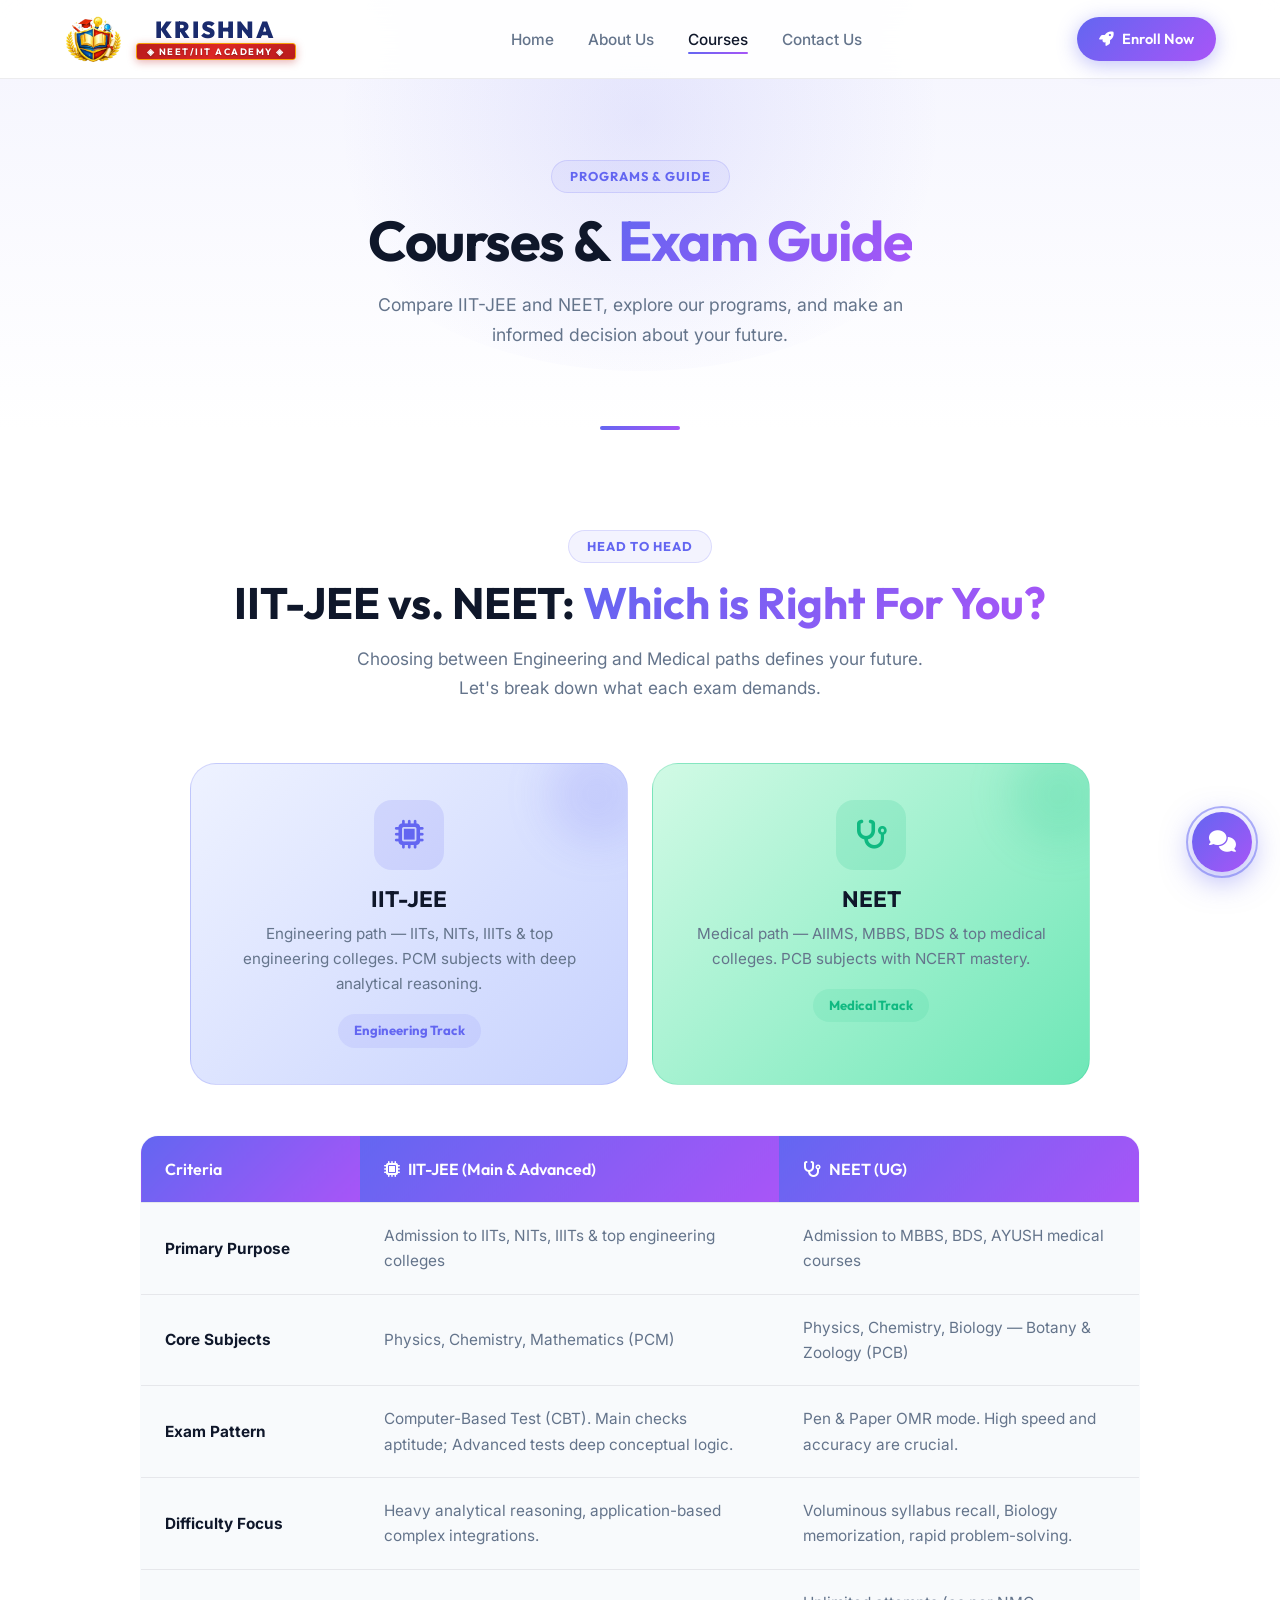
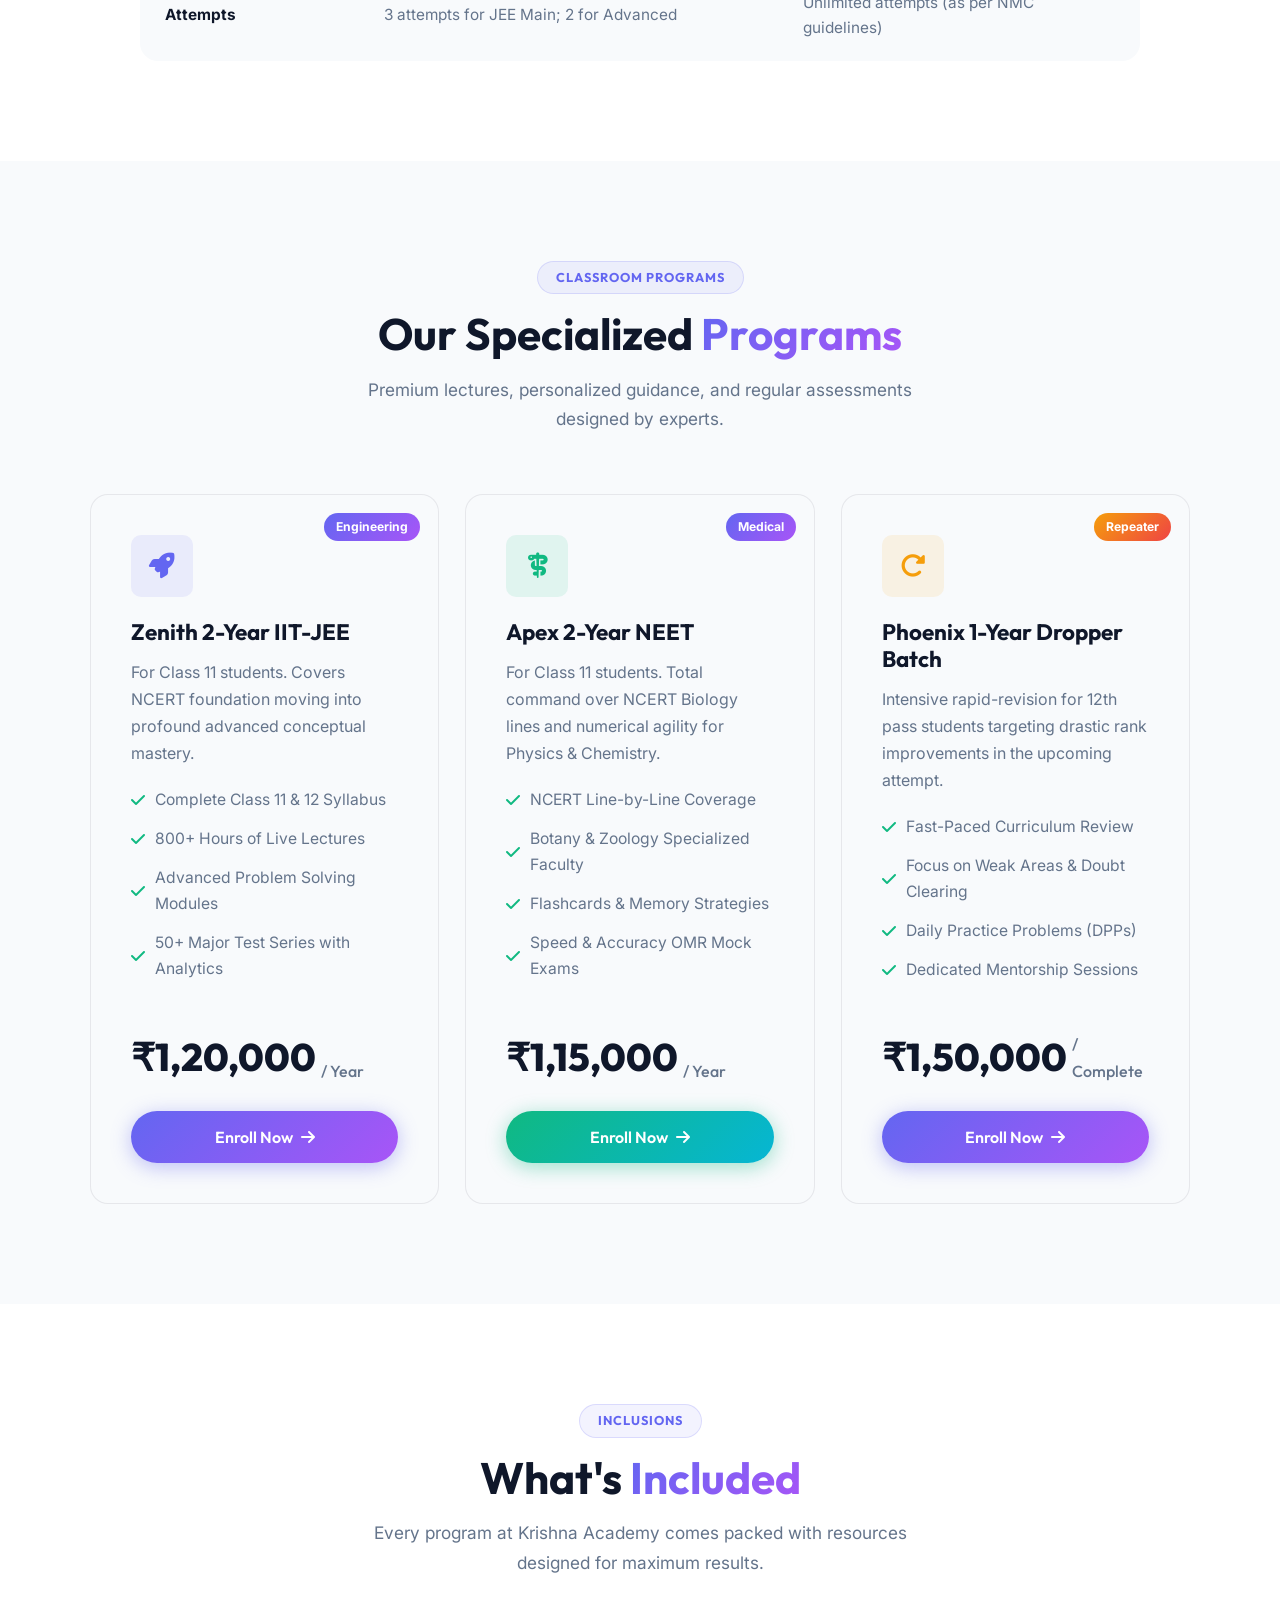
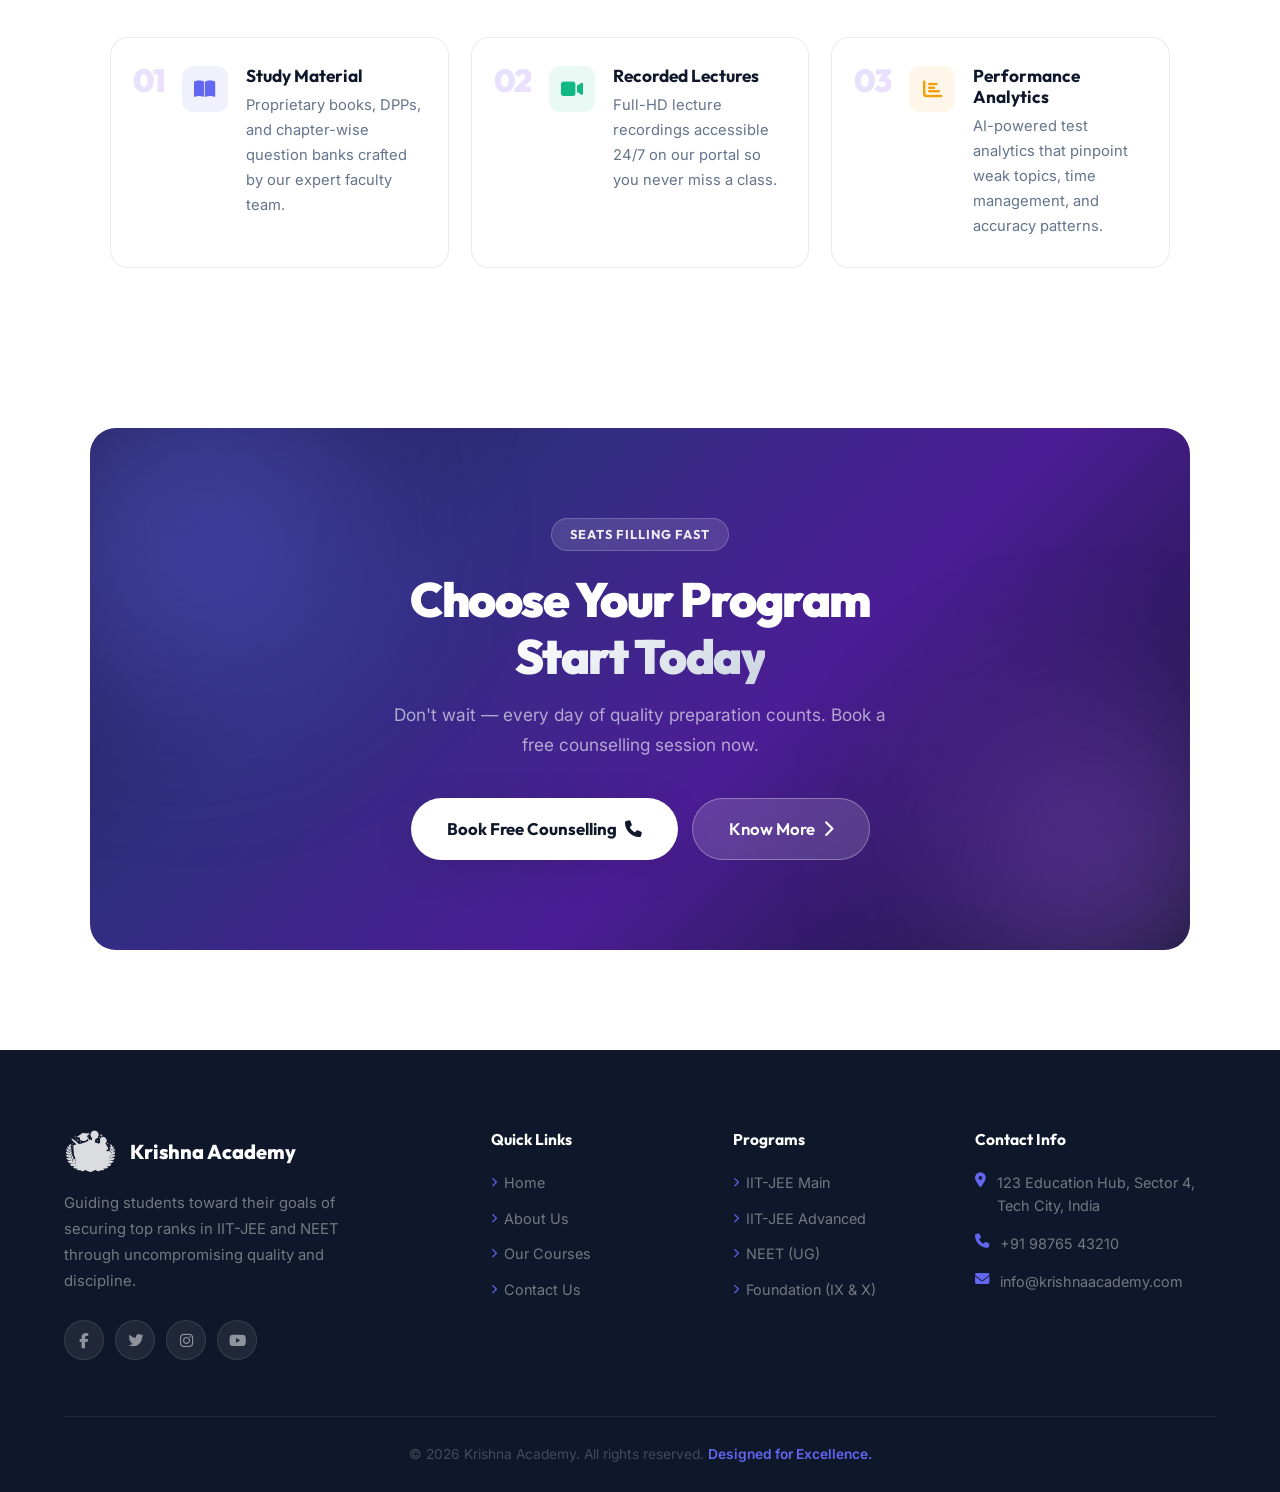
<file: courses.html>
﻿<!DOCTYPE html>
<html lang="en">

<head>
    <meta charset="UTF-8">
    <meta name="viewport" content="width=device-width, initial-scale=1.0">
    <meta name="description"
        content="Courses at Krishna Academy - IIT-JEE, NEET, Dropper Batches, Foundation programs with detailed syllabus and fee structure.">
    <title>Courses &amp; Exam Guide | Krishna Academy</title>
    <link rel="stylesheet" href="style.css">
    <link rel="stylesheet" href="https://cdnjs.cloudflare.com/ajax/libs/font-awesome/6.4.0/css/all.min.css">
</head>

<body>

    <nav class="navbar" id="navbar">
        <a href="index.html" class="nav-brand">
            <img src="assets/logo.png" alt="Krishna Academy" class="nav-logo">
            <div class="brand-badge">
                <span class="brand-badge-top">KRISHNA</span>
                <span class="brand-badge-ribbon">&#9672; NEET/IIT ACADEMY &#9672;</span>
            </div>
        </a>
        <ul class="nav-links" id="navLinks">
            <li><a href="index.html">Home</a></li>
            <li><a href="about.html">About Us</a></li>
            <li><a href="courses.html" class="active">Courses</a></li>
            <li><a href="contact.html">Contact Us</a></li>
        </ul>
        <a href="contact.html" class="btn btn-primary nav-cta"><i class="fa-solid fa-rocket"></i> Enroll Now</a>
        <div class="mobile-menu-btn" id="mobileBtn"><i class="fa-solid fa-bars"></i></div>
    </nav>

    <header class="page-header">
        <div class="section-pill">Programs &amp; Guide</div>
        <h1>Courses &amp; <span class="text-gradient">Exam Guide</span></h1>
        <p>Compare IIT-JEE and NEET, explore our programs, and make an informed decision about your future.</p>
    </header>

    <!-- IIT vs NEET COMPARISON -->
    <section class="section">
        <div class="section-title fade-up">
            <div class="section-pill">Head to Head</div>
            <h2>IIT-JEE vs. NEET: <span class="text-gradient">Which is Right For You?</span></h2>
            <p>Choosing between Engineering and Medical paths defines your future. Let's break down what each exam
                demands.</p>
        </div>

        <!-- Visual Path Cards -->
        <div style="display:grid;grid-template-columns:1fr 1fr;gap:24px;max-width:900px;margin:0 auto 50px;"
            class="fade-up delay-1">
            <div style="background:linear-gradient(135deg,#EEF2FF,#C7D2FE);border:1.5px solid rgba(99,102,241,.2);border-radius:var(--radius-lg);padding:36px;text-align:center;position:relative;overflow:hidden;transition:var(--transition)"
                onmouseover="this.style.transform='translateY(-6px)'" onmouseout="this.style.transform='none'">
                <div
                    style="position:absolute;top:-20px;right:-20px;width:100px;height:100px;background:rgba(99,102,241,.15);border-radius:50%;filter:blur(20px)">
                </div>
                <div
                    style="width:70px;height:70px;background:rgba(99,102,241,.15);border-radius:var(--radius);display:flex;align-items:center;justify-content:center;font-size:1.8rem;color:#6366F1;margin:0 auto 16px">
                    <i class="fa-solid fa-microchip"></i>
                </div>
                <h3 style="font-size:1.4rem;margin-bottom:8px;color:var(--text)">IIT-JEE</h3>
                <p style="color:var(--muted);font-size:.95rem;line-height:1.65">Engineering path — IITs, NITs, IIITs
                    &amp; top engineering colleges. PCM subjects with deep analytical reasoning.</p>
                <div
                    style="margin-top:18px;display:inline-flex;align-items:center;gap:7px;background:rgba(99,102,241,.1);color:#6366F1;padding:6px 16px;border-radius:50px;font-size:.82rem;font-weight:700;font-family:'Outfit',sans-serif">
                    Engineering Track</div>
            </div>
            <div style="background:linear-gradient(135deg,#D1FAE5,#6EE7B7);border:1.5px solid rgba(16,185,129,.2);border-radius:var(--radius-lg);padding:36px;text-align:center;position:relative;overflow:hidden;transition:var(--transition)"
                onmouseover="this.style.transform='translateY(-6px)'" onmouseout="this.style.transform='none'">
                <div
                    style="position:absolute;top:-20px;right:-20px;width:100px;height:100px;background:rgba(16,185,129,.15);border-radius:50%;filter:blur(20px)">
                </div>
                <div
                    style="width:70px;height:70px;background:rgba(16,185,129,.15);border-radius:var(--radius);display:flex;align-items:center;justify-content:center;font-size:1.8rem;color:#10B981;margin:0 auto 16px">
                    <i class="fa-solid fa-stethoscope"></i>
                </div>
                <h3 style="font-size:1.4rem;margin-bottom:8px;color:var(--text)">NEET</h3>
                <p style="color:var(--muted);font-size:.95rem;line-height:1.65">Medical path — AIIMS, MBBS, BDS &amp;
                    top medical colleges. PCB subjects with NCERT mastery.</p>
                <div
                    style="margin-top:18px;display:inline-flex;align-items:center;gap:7px;background:rgba(16,185,129,.1);color:#10B981;padding:6px 16px;border-radius:50px;font-size:.82rem;font-weight:700;font-family:'Outfit',sans-serif">
                    Medical Track</div>
            </div>
        </div>

        <div style="max-width:1000px;margin:0 auto" class="fade-up delay-2">
            <table class="comparison-table">
                <thead>
                    <tr>
                        <th>Criteria</th>
                        <th><i class="fa-solid fa-microchip" style="margin-right:8px"></i>IIT-JEE (Main &amp; Advanced)
                        </th>
                        <th><i class="fa-solid fa-stethoscope" style="margin-right:8px"></i>NEET (UG)</th>
                    </tr>
                </thead>
                <tbody>
                    <tr>
                        <td><strong>Primary Purpose</strong></td>
                        <td>Admission to IITs, NITs, IIITs &amp; top engineering colleges</td>
                        <td>Admission to MBBS, BDS, AYUSH medical courses</td>
                    </tr>
                    <tr>
                        <td><strong>Core Subjects</strong></td>
                        <td>Physics, Chemistry, Mathematics (PCM)</td>
                        <td>Physics, Chemistry, Biology — Botany &amp; Zoology (PCB)</td>
                    </tr>
                    <tr>
                        <td><strong>Exam Pattern</strong></td>
                        <td>Computer-Based Test (CBT). Main checks aptitude; Advanced tests deep conceptual logic.</td>
                        <td>Pen &amp; Paper OMR mode. High speed and accuracy are crucial.</td>
                    </tr>
                    <tr>
                        <td><strong>Difficulty Focus</strong></td>
                        <td>Heavy analytical reasoning, application-based complex integrations.</td>
                        <td>Voluminous syllabus recall, Biology memorization, rapid problem-solving.</td>
                    </tr>
                    <tr>
                        <td><strong>Attempts</strong></td>
                        <td>3 attempts for JEE Main; 2 for Advanced</td>
                        <td>Unlimited attempts (as per NMC guidelines)</td>
                    </tr>
                </tbody>
            </table>
        </div>
    </section>

    <!-- PROGRAMS -->
    <section class="section" style="background:var(--surface)">
        <div class="section-title fade-up">
            <div class="section-pill">Classroom Programs</div>
            <h2>Our Specialized <span class="text-gradient">Programs</span></h2>
            <p>Premium lectures, personalized guidance, and regular assessments designed by experts.</p>
        </div>
        <div class="grid" style="max-width:1100px;margin:0 auto">
            <!-- JEE 2-Year -->
            <div class="card course-card fade-up delay-1">
                <span class="course-badge">Engineering</span>
                <div class="card-icon"><i class="fa-solid fa-rocket"></i></div>
                <h3>Zenith 2-Year IIT-JEE</h3>
                <p>For Class 11 students. Covers NCERT foundation moving into profound advanced conceptual mastery.</p>
                <div class="course-features">
                    <ul>
                        <li><i class="fa-solid fa-check"></i> Complete Class 11 &amp; 12 Syllabus</li>
                        <li><i class="fa-solid fa-check"></i> 800+ Hours of Live Lectures</li>
                        <li><i class="fa-solid fa-check"></i> Advanced Problem Solving Modules</li>
                        <li><i class="fa-solid fa-check"></i> 50+ Major Test Series with Analytics</li>
                    </ul>
                </div>
                <div class="course-price">₹1,20,000<span>/ Year</span></div>
                <a href="contact.html" class="btn btn-primary">Enroll Now <i class="fa-solid fa-arrow-right"></i></a>
            </div>
            <!-- NEET 2-Year -->
            <div class="card course-card fade-up delay-2">
                <span class="course-badge">Medical</span>
                <div class="card-icon" style="background:rgba(16,185,129,.1);color:#10B981"><i
                        class="fa-solid fa-staff-snake"></i></div>
                <h3>Apex 2-Year NEET</h3>
                <p>For Class 11 students. Total command over NCERT Biology lines and numerical agility for Physics &amp;
                    Chemistry.</p>
                <div class="course-features">
                    <ul>
                        <li><i class="fa-solid fa-check"></i> NCERT Line-by-Line Coverage</li>
                        <li><i class="fa-solid fa-check"></i> Botany &amp; Zoology Specialized Faculty</li>
                        <li><i class="fa-solid fa-check"></i> Flashcards &amp; Memory Strategies</li>
                        <li><i class="fa-solid fa-check"></i> Speed &amp; Accuracy OMR Mock Exams</li>
                    </ul>
                </div>
                <div class="course-price">₹1,15,000<span>/ Year</span></div>
                <a href="contact.html" class="btn btn-success">Enroll Now <i class="fa-solid fa-arrow-right"></i></a>
            </div>
            <!-- Dropper -->
            <div class="card course-card fade-up delay-3">
                <span class="course-badge" style="background:linear-gradient(135deg,#F59E0B,#EF4444)">Repeater</span>
                <div class="card-icon" style="background:rgba(245,158,11,.1);color:#F59E0B"><i
                        class="fa-solid fa-rotate-right"></i></div>
                <h3>Phoenix 1-Year Dropper Batch</h3>
                <p>Intensive rapid-revision for 12th pass students targeting drastic rank improvements in the upcoming
                    attempt.</p>
                <div class="course-features">
                    <ul>
                        <li><i class="fa-solid fa-check"></i> Fast-Paced Curriculum Review</li>
                        <li><i class="fa-solid fa-check"></i> Focus on Weak Areas &amp; Doubt Clearing</li>
                        <li><i class="fa-solid fa-check"></i> Daily Practice Problems (DPPs)</li>
                        <li><i class="fa-solid fa-check"></i> Dedicated Mentorship Sessions</li>
                    </ul>
                </div>
                <div class="course-price">₹1,50,000<span>/ Complete</span></div>
                <a href="contact.html" class="btn btn-primary">Enroll Now <i class="fa-solid fa-arrow-right"></i></a>
            </div>
        </div>
    </section>

    <!-- WHAT'S INCLUDED -->
    <section class="section">
        <div class="section-title fade-up">
            <div class="section-pill">Inclusions</div>
            <h2>What's <span class="text-gradient">Included</span></h2>
            <p>Every program at Krishna Academy comes packed with resources designed for maximum results.</p>
        </div>
        <div class="inclusions-grid">
            <div class="incl-item fade-up delay-1">
                <div class="fri-num">01</div>
                <div class="fri-icon"><i class="fa-solid fa-book-open"></i></div>
                <div class="fri-body">
                    <h3>Study Material</h3>
                    <p>Proprietary books, DPPs, and chapter-wise question banks crafted by our expert faculty team.</p>
                </div>
            </div>
            <div class="incl-item fade-up delay-2">
                <div class="fri-num">02</div>
                <div class="fri-icon"><i class="fa-solid fa-video"></i></div>
                <div class="fri-body">
                    <h3>Recorded Lectures</h3>
                    <p>Full-HD lecture recordings accessible 24/7 on our portal so you never miss a class.</p>
                </div>
            </div>
            <div class="incl-item fade-up delay-3">
                <div class="fri-num">03</div>
                <div class="fri-icon"><i class="fa-solid fa-chart-bar"></i></div>
                <div class="fri-body">
                    <h3>Performance Analytics</h3>
                    <p>AI-powered test analytics that pinpoint weak topics, time management, and accuracy patterns.</p>
                </div>
            </div>
        </div>
    </section>

    <!-- CTA -->
    <section class="cta-section section">
        <div class="cta-card fade-up">
            <div class="cta-orb cta-orb-1"></div>
            <div class="cta-orb cta-orb-2"></div>
            <div class="cta-pill">Seats Filling Fast</div>
            <h2>Choose Your Program<br><span class="text-gradient-white">Start Today</span></h2>
            <p>Don't wait — every day of quality preparation counts. Book a free counselling session now.</p>
            <div class="cta-actions">
                <a href="contact.html" class="btn btn-white btn-lg">Book Free Counselling <i
                        class="fa-solid fa-phone"></i></a>
                <a href="about.html" class="btn btn-glass btn-lg">Know More <i
                        class="fa-solid fa-chevron-right"></i></a>
            </div>
        </div>
    </section>

    <!-- FOOTER -->
    <footer>
        <div class="footer-grid">
            <div class="footer-brand">
                <div class="footer-logo-wrap"><img src="assets/logo.png" alt="Krishna Academy"
                        class="footer-logo"><span>Krishna Academy</span></div>
                <p>Guiding students toward their goals of securing top ranks in IIT-JEE and NEET through uncompromising
                    quality and discipline.</p>
                <div class="social-links">
                    <a href="#"><i class="fa-brands fa-facebook-f"></i></a>
                    <a href="#"><i class="fa-brands fa-twitter"></i></a>
                    <a href="#"><i class="fa-brands fa-instagram"></i></a>
                    <a href="#"><i class="fa-brands fa-youtube"></i></a>
                </div>
            </div>
            <div class="footer-links">
                <h4>Quick Links</h4>
                <ul>
                    <li><a href="index.html"><i class="fa-solid fa-chevron-right"></i> Home</a></li>
                    <li><a href="about.html"><i class="fa-solid fa-chevron-right"></i> About Us</a></li>
                    <li><a href="courses.html"><i class="fa-solid fa-chevron-right"></i> Our Courses</a></li>
                    <li><a href="contact.html"><i class="fa-solid fa-chevron-right"></i> Contact Us</a></li>
                </ul>
            </div>
            <div class="footer-links">
                <h4>Programs</h4>
                <ul>
                    <li><a href="courses.html"><i class="fa-solid fa-chevron-right"></i> IIT-JEE Main</a></li>
                    <li><a href="courses.html"><i class="fa-solid fa-chevron-right"></i> IIT-JEE Advanced</a></li>
                    <li><a href="courses.html"><i class="fa-solid fa-chevron-right"></i> NEET (UG)</a></li>
                    <li><a href="courses.html"><i class="fa-solid fa-chevron-right"></i> Foundation (IX &amp; X)</a>
                    </li>
                </ul>
            </div>
            <div class="footer-contact">
                <h4>Contact Info</h4>
                <ul>
                    <li><i class="fa-solid fa-location-dot"></i><span>123 Education Hub, Sector 4,<br>Tech City,
                            India</span></li>
                    <li><i class="fa-solid fa-phone"></i><span>+91 98765 43210</span></li>
                    <li><i class="fa-solid fa-envelope"></i><span>info@krishnaacademy.com</span></li>
                </ul>
            </div>
        </div>
        <div class="footer-bottom">
            <p>&copy; 2026 Krishna Academy. All rights reserved. <span>Designed for Excellence.</span></p>
        </div>
    </footer>

    <script>
        window.addEventListener('scroll', () => document.getElementById('navbar').classList.toggle('scrolled', window.scrollY > 60));
        const mobileBtn = document.getElementById('mobileBtn'), navLinks = document.getElementById('navLinks');
        mobileBtn.addEventListener('click', () => {
            navLinks.classList.toggle('active');
            mobileBtn.innerHTML = navLinks.classList.contains('active') ? '<i class="fa-solid fa-xmark"></i>' : '<i class="fa-solid fa-bars"></i>';
        });
        const io = new IntersectionObserver(entries => entries.forEach(e => { if (e.isIntersecting) { e.target.classList.add('visible'); io.unobserve(e.target); } }), { threshold: .1 });
        document.querySelectorAll('.fade-up').forEach(el => io.observe(el));
    </script>
    <script src="chatbot.js"></script>
</body>

</html>
</file>
<file: style.css>
﻿@import url('https://fonts.googleapis.com/css2?family=Outfit:wght@300;400;500;600;700;800;900&family=Inter:wght@400;500;600&display=swap');

/* ============================================================
   DESIGN TOKENS
============================================================ */
:root {
    --bg: #FFFFFF;
    --surface: #F8FAFC;
    --surface-2: #F1F5F9;
    --text: #0F172A;
    --muted: #64748B;
    --light: #94A3B8;
    --border: rgba(15, 23, 42, .08);
    --border-md: rgba(15, 23, 42, .14);

    --iit: #6366F1;
    --iit-2: #A855F7;
    --neet: #10B981;
    --neet-2: #06B6D4;
    --gold: #F59E0B;
    --danger: #EF4444;

    --grad-iit: linear-gradient(135deg, #6366F1, #A855F7);
    --grad-neet: linear-gradient(135deg, #10B981, #06B6D4);
    --grad-accent: linear-gradient(135deg, #6366F1 0%, #A855F7 100%);

    --dynamic-color: #6366F1;
    --blob-gradient: linear-gradient(135deg, #e0e7ff 0%, #a5b4fc 100%);

    --radius-sm: 10px;
    --radius: 18px;
    --radius-lg: 26px;
    --shadow-sm: 0 2px 10px rgba(0, 0, 0, .06);
    --shadow: 0 10px 40px rgba(0, 0, 0, .10);
    --shadow-lg: 0 24px 64px rgba(0, 0, 0, .14);
    --transition: all .35s cubic-bezier(.4, 0, .2, 1);

    --border-radius: 18px;
    /* compat alias */
    --accent-color: var(--iit);
    --accent-gradient: var(--grad-iit);
    --surface-color: var(--surface);
    --border-color: var(--border);
    --text-main: var(--text);
    --text-muted: var(--muted);
    --glass-bg: rgba(255, 255, 255, .85);
    --success-color: var(--neet);
}

/* ============================================================
   RESET
============================================================ */
*,
*::before,
*::after {
    margin: 0;
    padding: 0;
    box-sizing: border-box
}

html {
    scroll-behavior: smooth
}

body {
    font-family: 'Inter', sans-serif;
    background: var(--bg);
    color: var(--text);
    line-height: 1.65;
    overflow-x: hidden
}

h1,
h2,
h3,
h4,
h5,
h6 {
    font-family: 'Outfit', sans-serif;
    font-weight: 700;
    line-height: 1.2
}

a {
    text-decoration: none;
    color: inherit;
    transition: var(--transition)
}

ul {
    list-style: none
}

img {
    display: block;
    max-width: 100%
}

/* ============================================================
   SCROLLBAR
============================================================ */
::-webkit-scrollbar {
    width: 5px
}

::-webkit-scrollbar-track {
    background: #f1f1f1
}

::-webkit-scrollbar-thumb {
    background: var(--iit);
    border-radius: 10px
}

/* ============================================================
   UTILITIES
============================================================ */
.text-gradient {
    background: var(--grad-accent);
    -webkit-background-clip: text;
    background-clip: text;
    -webkit-text-fill-color: transparent;
}

/* ============================================================
   BUTTONS
============================================================ */
.btn {
    display: inline-flex;
    align-items: center;
    gap: 8px;
    padding: 13px 28px;
    border-radius: 50px;
    font-weight: 600;
    font-family: 'Outfit', sans-serif;
    font-size: 1rem;
    cursor: pointer;
    border: none;
    transition: var(--transition);
    position: relative;
    overflow: hidden
}

.btn::after {
    content: '';
    position: absolute;
    inset: 0;
    background: rgba(255, 255, 255, .18);
    opacity: 0;
    transition: .3s
}

.btn:hover::after {
    opacity: 1
}

.btn-primary {
    background: var(--grad-accent);
    color: #fff;
    box-shadow: 0 4px 20px rgba(99, 102, 241, .4)
}

.btn-primary:hover {
    transform: translateY(-3px);
    box-shadow: 0 8px 30px rgba(99, 102, 241, .6)
}

.btn-outline {
    background: transparent;
    color: var(--text);
    border: 2px solid var(--border-md)
}

.btn-outline:hover {
    border-color: var(--iit);
    color: var(--iit);
    transform: translateY(-2px)
}

.btn-success {
    background: var(--grad-neet);
    color: #fff;
    box-shadow: 0 4px 20px rgba(16, 185, 129, .4)
}

.btn-success:hover {
    transform: translateY(-3px);
    box-shadow: 0 8px 30px rgba(16, 185, 129, .6)
}

.btn-white {
    background: #fff;
    color: var(--text);
    font-weight: 700;
    box-shadow: var(--shadow)
}

.btn-white:hover {
    transform: translateY(-3px);
    box-shadow: var(--shadow-lg);
    color: var(--iit)
}

.btn-glass {
    background: rgba(255, 255, 255, .15);
    color: #fff;
    border: 1.5px solid rgba(255, 255, 255, .3);
    backdrop-filter: blur(8px)
}

.btn-glass:hover {
    background: rgba(255, 255, 255, .25);
    transform: translateY(-3px)
}

.btn-lg {
    padding: 16px 36px;
    font-size: 1.05rem
}

/* ============================================================
   NAVBAR
============================================================ */
.navbar {
    position: fixed;
    top: 0;
    width: 100%;
    padding: 16px 5%;
    display: flex;
    justify-content: space-between;
    align-items: center;
    z-index: 1000;
    background: rgba(255, 255, 255, .92);
    backdrop-filter: blur(20px);
    -webkit-backdrop-filter: blur(20px);
    border-bottom: 1px solid var(--border);
    transition: var(--transition)
}

.navbar.scrolled {
    padding: 11px 5%;
    box-shadow: 0 4px 30px rgba(0, 0, 0, .08);
    background: rgba(255, 255, 255, .98)
}

.nav-brand {
    display: flex;
    align-items: center;
    gap: 12px
}

.nav-logo {
    height: 46px;
    width: auto;
    object-fit: contain;
    border-radius: 8px;
    transition: var(--transition)
}

.navbar.scrolled .nav-logo {
    height: 38px
}

.brand-badge {
    display: flex;
    flex-direction: column;
    align-items: center;
    gap: 2px;
    line-height: 1
}

.brand-badge-top {
    font-family: 'Outfit', sans-serif;
    font-weight: 900;
    font-size: 1.45rem;
    letter-spacing: 2px;
    color: #1a2b6d;
    text-transform: uppercase;
    line-height: 1
}

.brand-badge-ribbon {
    background: linear-gradient(135deg, #b91c1c 0%, #dc2626 50%, #b91c1c 100%);
    border: 1.5px solid #f59e0b;
    color: #fff;
    font-family: 'Outfit', sans-serif;
    font-weight: 700;
    font-size: 0.58rem;
    letter-spacing: 1.5px;
    text-transform: uppercase;
    padding: 3px 10px;
    border-radius: 3px;
    white-space: nowrap;
    text-shadow: 0 1px 2px rgba(0, 0, 0, .3);
    box-shadow: 0 2px 8px rgba(185, 28, 28, .35)
}

.nav-links {
    display: flex;
    gap: 34px;
    align-items: center
}

.nav-links li {
    position: relative
}

.nav-links a {
    font-weight: 500;
    font-size: .96rem;
    color: var(--muted);
    padding-bottom: 4px
}

.nav-links a::after {
    content: '';
    position: absolute;
    bottom: -2px;
    left: 0;
    width: 0;
    height: 2.5px;
    background: var(--grad-accent);
    border-radius: 2px;
    transition: width .3s
}

.nav-links a:hover,
.nav-links a.active {
    color: var(--text)
}

.nav-links a:hover::after,
.nav-links a.active::after {
    width: 100%
}

.nav-cta {
    padding: 10px 22px;
    font-size: .91rem
}

.mobile-menu-btn {
    display: none;
    font-size: 1.5rem;
    cursor: pointer;
    color: var(--text)
}

/* ============================================================
   HERO â€” blob + orbit carousel (original concept)
============================================================ */
.hero {
    min-height: 100vh;
    display: flex;
    align-items: center;
    justify-content: center;
    padding: 100px 5% 60px;
    position: relative;
    overflow: hidden;
    background: linear-gradient(160deg, #fafbff 0%, #f3f4fe 50%, #f0fdfb 100%)
}

.hero-container {
    display: flex;
    align-items: center;
    gap: 48px;
    max-width: 1200px;
    width: 100%;
    margin: 0 auto;
    position: relative;
    z-index: 2
}

/* Ambient orbs */
.hero::before {
    content: '';
    position: absolute;
    top: -20%;
    left: -10%;
    width: 60%;
    height: 70%;
    background: radial-gradient(circle, var(--dynamic-color, #6366F1) 0%, transparent 70%);
    opacity: .12;
    transition: background .8s;
    z-index: 0;
    animation: orb-drift 10s ease-in-out infinite alternate
}

@keyframes orb-drift {
    from {
        transform: translate(0, 0) scale(1)
    }

    to {
        transform: translate(30px, -20px) scale(1.08)
    }
}

/* Animated grid pattern */
.hero-grid {
    position: absolute;
    inset: 0;
    background-image: linear-gradient(rgba(99, 102, 241, .04) 1px, transparent 1px), linear-gradient(90deg, rgba(99, 102, 241, .04) 1px, transparent 1px);
    background-size: 52px 52px;
    pointer-events: none;
    z-index: 0
}

/* ---- Left content (text) ---- */
.hero-content {
    flex: 1;
    max-width: 580px;
    z-index: 2;
    position: relative
}

.hero-badges {
    display: flex;
    flex-wrap: wrap;
    gap: 12px;
    margin-bottom: 28px
}

.badge {
    background: rgba(16, 185, 129, .1);
    color: var(--neet);
    padding: 6px 14px;
    border-radius: 20px;
    font-size: .85rem;
    font-weight: 600;
    border: 1px solid rgba(16, 185, 129, .2);
    display: flex;
    align-items: center;
    gap: 6px;
    animation: badge-bob 3s ease-in-out infinite
}

.badge:nth-child(2) {
    animation-delay: .8s;
    background: rgba(99, 102, 241, .1);
    color: var(--iit);
    border-color: rgba(99, 102, 241, .2)
}

@keyframes badge-bob {

    0%,
    100% {
        transform: translateY(0)
    }

    50% {
        transform: translateY(-4px)
    }
}

.hero h1 {
    font-size: clamp(2.2rem, 3.2vw, 3.8rem);
    font-weight: 900;
    letter-spacing: -2px;
    margin-bottom: 22px;
    line-height: 1.2;
    white-space: nowrap
}

.hero p {
    font-size: 1.12rem;
    color: var(--muted);
    margin-bottom: 36px;
    max-width: 100%;
    line-height: 1.75
}

.hero-actions {
    display: flex;
    gap: 16px;
    flex-wrap: wrap
}

/* Typing cursor */
.typing-text {
    display: inline
}

.cursor {
    display: inline-block;
    width: 4px;
    height: .9em;
    background: var(--dynamic-color, #6366F1);
    animation: blink 1s step-end infinite;
    vertical-align: text-bottom;
    margin-left: 6px;
    transform: translateY(-4px)
}

@keyframes blink {

    0%,
    100% {
        opacity: 1
    }

    50% {
        opacity: 0
    }
}

/* ---- Right visual: blob + orbit ring ---- */
.hero-visual {
    position: relative;
    flex-shrink: 0;
    width: 460px;
    height: 460px;
    z-index: 1
}

/* Morphing blob */
.hero-blob {
    position: absolute;
    top: 50%;
    left: 50%;
    transform: translate(-50%, -50%);
    width: 88%;
    height: 88%;
    border-radius: 50%;
    background: var(--blob-gradient, linear-gradient(135deg, #e0e7ff, #a5b4fc));
    transition: background .9s ease;
    z-index: 0;
    animation: blob-morph 8s ease-in-out infinite
}

@keyframes blob-morph {

    0%,
    100% {
        border-radius: 50%
    }

    25% {
        border-radius: 60% 40% 55% 45%/50% 60% 40% 50%
    }

    50% {
        border-radius: 45% 55% 40% 60%/60% 40% 55% 45%
    }

    75% {
        border-radius: 55% 45% 60% 40%/40% 55% 45% 60%
    }
}

/* Orbit ring */
.orbit-ring {
    position: relative;
    width: 100%;
    height: 100%;
    border-radius: 50%;
    border: 2px dashed rgba(0, 0, 0, .08);
    display: flex;
    align-items: center;
    justify-content: center;
    z-index: 1;
    animation: spin-slow 30s linear infinite
}

@keyframes spin-slow {
    from {
        transform: rotate(0deg)
    }

    to {
        transform: rotate(360deg)
    }
}

/* Course character image */
#course-character {
    position: absolute;
    width: 84%;
    height: 84%;
    object-fit: contain;
    z-index: 10;
    transition: opacity .4s ease, transform .4s cubic-bezier(.175, .885, .32, 1.275);
    animation: counter-spin 30s linear infinite
}

@keyframes counter-spin {
    from {
        transform: rotate(0deg)
    }

    to {
        transform: rotate(-360deg)
    }
}

/* Orbit nodes */
.orbit-node {
    position: absolute;
    width: 62px;
    height: 62px;
    background: #fff;
    border-radius: 50%;
    display: flex;
    align-items: center;
    justify-content: center;
    font-size: 24px;
    color: var(--dynamic-color, #6366F1);
    box-shadow: 0 10px 28px rgba(0, 0, 0, .1);
    transition: color .8s ease, transform .3s ease, opacity .4s ease;
    z-index: 15;
    animation: counter-spin 30s linear infinite
}

.orbit-node:hover {
    transform: scale(1.15) !important
}

.node-1 {
    top: -33px;
    left: 50%;
    margin-left: -31px
}

.node-2 {
    top: 24%;
    right: -24px
}

.node-3 {
    bottom: 8%;
    right: 9%
}

.node-4 {
    bottom: 8%;
    left: 9%
}

.node-5 {
    top: 24%;
    left: -24px
}

/* ============================================================
   STATS STRIP
============================================================ */
.stats-section {
    padding: 0 5%;
    background: var(--surface)
}

.stats-grid {
    display: grid;
    grid-template-columns: repeat(4, 1fr);
    gap: 1px;
    background: var(--border);
    border: 1px solid var(--border);
    border-radius: var(--radius);
    overflow: hidden;
    box-shadow: var(--shadow);
    margin-top: -50px;
    position: relative;
    z-index: 10
}

.stat-card {
    background: #fff;
    padding: 38px 28px;
    display: flex;
    align-items: center;
    gap: 18px;
    transition: var(--transition);
    position: relative;
    overflow: hidden
}

.stat-card::after {
    content: '';
    position: absolute;
    bottom: 0;
    left: 0;
    right: 0;
    height: 3px;
    background: var(--grad-accent);
    transform: scaleX(0);
    transition: transform .4s
}

.stat-card:hover::after {
    transform: scaleX(1)
}

.stat-card:hover {
    background: var(--surface)
}

.stat-icon {
    width: 54px;
    height: 54px;
    background: linear-gradient(135deg, rgba(99, 102, 241, .1), rgba(168, 85, 247, .1));
    border-radius: var(--radius-sm);
    display: flex;
    align-items: center;
    justify-content: center;
    font-size: 1.4rem;
    color: var(--iit);
    flex-shrink: 0;
    transition: var(--transition)
}

.stat-card:hover .stat-icon {
    background: var(--grad-accent);
    color: #fff;
    transform: scale(1.1) rotate(5deg)
}

.stat-card h3 {
    font-family: 'Outfit', sans-serif;
    font-size: 2.4rem;
    font-weight: 900;
    color: var(--text);
    line-height: 1;
    display: inline
}

.stat-card>div>span {
    font-family: 'Outfit', sans-serif;
    font-size: 1.7rem;
    font-weight: 900;
    color: var(--iit)
}

.stat-card p {
    font-size: .82rem;
    color: var(--muted);
    font-weight: 500;
    text-transform: uppercase;
    letter-spacing: .5px;
    margin-top: 3px
}

/* compat for old markup */
.stat-item {
    text-align: center;
    padding: 20px
}

.stat-item h3 {
    font-size: 3rem;
    color: var(--text);
    margin-bottom: 5px
}

.stat-item p {
    color: var(--muted);
    font-weight: 500;
    text-transform: uppercase;
    letter-spacing: 1px;
    font-size: .9rem
}

/* ============================================================
   SECTION SHELL
============================================================ */
.section {
    padding: 100px 5%;
    position: relative
}

.section-title {
    text-align: center;
    margin-bottom: 60px
}

.section-title h2 {
    font-size: 2.75rem;
    margin-bottom: 14px
}

.section-title p {
    color: var(--muted);
    max-width: 580px;
    margin: 0 auto;
    font-size: 1.08rem;
    line-height: 1.7
}

/* Section pill label */
.section-pill {
    display: inline-block;
    background: rgba(99, 102, 241, .08);
    color: var(--iit);
    border: 1px solid rgba(99, 102, 241, .18);
    padding: 5px 18px;
    border-radius: 50px;
    font-size: .8rem;
    font-weight: 700;
    font-family: 'Outfit', sans-serif;
    text-transform: uppercase;
    letter-spacing: 1px;
    margin-bottom: 14px
}

/* ============================================================
   FEATURES GRID (Why Choose Us)
============================================================ */
.features-grid {
    display: grid;
    grid-template-columns: repeat(3, 1fr);
    gap: 22px;
    max-width: 1100px;
    margin: 0 auto
}

.feature-card {
    background: #fff;
    border: 1.5px solid var(--border);
    border-radius: var(--radius);
    padding: 36px 30px;
    position: relative;
    overflow: hidden;
    transition: var(--transition);
    cursor: default
}

.feature-card::before {
    content: '';
    position: absolute;
    inset: 0;
    background: linear-gradient(145deg, rgba(99, 102, 241, .04), transparent);
    opacity: 0;
    transition: .4s
}

.feature-card:hover {
    transform: translateY(-8px);
    border-color: rgba(99, 102, 241, .22);
    box-shadow: 0 24px 50px rgba(99, 102, 241, .1)
}

.feature-card:hover::before {
    opacity: 1
}

.feature-icon {
    width: 58px;
    height: 58px;
    border-radius: var(--radius-sm);
    display: flex;
    align-items: center;
    justify-content: center;
    font-size: 1.45rem;
    margin-bottom: 20px;
    transition: var(--transition)
}

.feature-card:nth-child(1) .feature-icon {
    background: rgba(99, 102, 241, .1);
    color: #6366F1
}

.feature-card:nth-child(2) .feature-icon {
    background: rgba(16, 185, 129, .1);
    color: #10B981
}

.feature-card:nth-child(3) .feature-icon {
    background: rgba(245, 158, 11, .1);
    color: #F59E0B
}

.feature-card:nth-child(4) .feature-icon {
    background: rgba(239, 68, 68, .1);
    color: #EF4444
}

.feature-card:nth-child(5) .feature-icon {
    background: rgba(139, 92, 246, .1);
    color: #8B5CF6
}

.feature-card:nth-child(6) .feature-icon {
    background: rgba(6, 182, 212, .1);
    color: #06B6D4
}

.feature-card:hover .feature-icon {
    transform: scale(1.1) rotate(-5deg)
}

.feature-card h3 {
    font-size: 1.18rem;
    margin-bottom: 10px
}

.feature-card p {
    color: var(--muted);
    font-size: .96rem;
    line-height: 1.7;
    margin-bottom: 18px
}

.feature-arrow {
    width: 34px;
    height: 34px;
    border-radius: 50%;
    background: var(--surface);
    display: flex;
    align-items: center;
    justify-content: center;
    color: var(--muted);
    font-size: .85rem;
    transition: var(--transition)
}

.feature-card:hover .feature-arrow {
    background: var(--grad-accent);
    color: #fff;
    transform: translateX(4px)
}

/* ============================================================
   COURSE SHOWCASE (Home)
============================================================ */
.courses-section {
    background: var(--surface)
}

.courses-container {
    display: flex;
    flex-direction: column;
    gap: 28px;
    max-width: 1100px;
    margin: 0 auto
}

.course-showcase {
    background: #fff;
    border: 1.5px solid var(--border);
    border-radius: var(--radius-lg);
    overflow: hidden;
    display: flex;
    transition: var(--transition);
    box-shadow: var(--shadow-sm)
}

.course-showcase:hover {
    box-shadow: var(--shadow-lg);
    border-color: rgba(99, 102, 241, .18);
    transform: translateY(-4px)
}

.course-showcase:nth-child(even) {
    flex-direction: row-reverse
}

.cs-img-wrap {
    flex: 0 0 320px;
    position: relative;
    overflow: hidden;
    display: flex;
    align-items: center;
    justify-content: center;
    padding: 40px 28px
}

.cs-iit {
    background: linear-gradient(135deg, #EEF2FF, #C7D2FE)
}

.cs-neet {
    background: linear-gradient(135deg, #D1FAE5, #6EE7B7)
}

.cs-img-wrap img {
    width: 200px;
    height: 240px;
    object-fit: contain;
    filter: drop-shadow(0 12px 28px rgba(0, 0, 0, .12));
    transition: var(--transition)
}

.course-showcase:hover .cs-img-wrap img {
    transform: scale(1.06) translateY(-6px);
    filter: drop-shadow(0 20px 40px rgba(0, 0, 0, .2))
}

.cs-badge {
    position: absolute;
    top: 18px;
    right: 18px;
    background: var(--grad-accent);
    color: #fff;
    font-size: .76rem;
    font-weight: 700;
    padding: 5px 13px;
    border-radius: 50px;
    font-family: 'Outfit', sans-serif
}

.cs-badge-neet {
    background: var(--grad-neet)
}

.cs-content {
    flex: 1;
    padding: 46px 46px;
    display: flex;
    flex-direction: column;
    justify-content: center
}

.cs-icon {
    width: 54px;
    height: 54px;
    border-radius: var(--radius-sm);
    display: flex;
    align-items: center;
    justify-content: center;
    font-size: 1.35rem;
    margin-bottom: 18px;
    transition: var(--transition)
}

.cs-iit-icon {
    background: rgba(99, 102, 241, .1);
    color: var(--iit)
}

.cs-neet-icon {
    background: rgba(16, 185, 129, .1);
    color: var(--neet)
}

.course-showcase:hover .cs-icon {
    transform: scale(1.1) rotate(-5deg)
}

.cs-content h3 {
    font-size: 1.75rem;
    font-weight: 800;
    margin-bottom: 12px;
    letter-spacing: -.5px
}

.cs-content p {
    color: var(--muted);
    margin-bottom: 22px;
    line-height: 1.7
}

.cs-features {
    margin-bottom: 28px;
    display: grid;
    grid-template-columns: 1fr 1fr;
    gap: 11px
}

.cs-features li {
    display: flex;
    align-items: center;
    gap: 9px;
    color: var(--muted);
    font-size: .94rem;
    font-weight: 500
}

.cs-features li i {
    color: var(--neet);
    font-size: .95rem;
    flex-shrink: 0
}

/* ============================================================
   TESTIMONIALS
============================================================ */
.testimonials-grid {
    display: grid;
    grid-template-columns: repeat(3, 1fr);
    gap: 22px;
    max-width: 1100px;
    margin: 0 auto
}

.testimonial-card {
    background: #fff;
    border: 1.5px solid var(--border);
    border-radius: var(--radius);
    padding: 34px;
    position: relative;
    overflow: hidden;
    transition: var(--transition)
}

.testimonial-card::before {
    content: '\201C';
    position: absolute;
    top: 14px;
    right: 22px;
    font-size: 6rem;
    line-height: 1;
    font-family: Georgia, serif;
    color: rgba(99, 102, 241, .07);
    pointer-events: none
}

.testimonial-card:hover {
    transform: translateY(-8px);
    border-color: rgba(99, 102, 241, .22);
    box-shadow: 0 24px 50px rgba(99, 102, 241, .1)
}

.tcard-stars {
    display: flex;
    gap: 4px;
    color: #F59E0B;
    font-size: .92rem;
    margin-bottom: 14px
}

.testimonial-card p {
    color: var(--muted);
    font-size: .95rem;
    line-height: 1.75;
    margin-bottom: 22px
}

.tcard-author {
    display: flex;
    align-items: center;
    gap: 13px
}

.tcard-avatar {
    width: 46px;
    height: 46px;
    border-radius: 50%;
    display: flex;
    align-items: center;
    justify-content: center;
    font-family: 'Outfit', sans-serif;
    font-size: 1.15rem;
    font-weight: 800;
    color: #fff;
    flex-shrink: 0
}

.tcard-author h4 {
    font-size: .95rem;
    font-weight: 700;
    margin-bottom: 2px
}

.tcard-author span {
    font-size: .8rem;
    color: var(--muted);
    font-weight: 500
}

/* ============================================================
   CTA SECTION
============================================================ */
.cta-section {
    padding: 60px 5% 100px
}

.cta-card {
    background: linear-gradient(135deg, #1E1B4B 0%, #312E81 30%, #4C1D95 60%, #0F172A 100%);
    border-radius: var(--radius-lg);
    padding: 90px 60px;
    text-align: center;
    position: relative;
    overflow: hidden;
    max-width: 1100px;
    margin: 0 auto
}

.cta-orb {
    position: absolute;
    border-radius: 50%;
    filter: blur(80px);
    pointer-events: none;
    animation: orb-drift 8s ease-in-out infinite alternate
}

.cta-orb-1 {
    width: 350px;
    height: 350px;
    background: rgba(99, 102, 241, .4);
    top: -80px;
    left: -80px
}

.cta-orb-2 {
    width: 300px;
    height: 300px;
    background: rgba(168, 85, 247, .35);
    bottom: -60px;
    right: -60px;
    animation-delay: 3s
}

.cta-pill {
    display: inline-block;
    background: rgba(255, 255, 255, .12);
    color: rgba(255, 255, 255, .9);
    border: 1px solid rgba(255, 255, 255, .2);
    padding: 5px 18px;
    border-radius: 50px;
    font-size: .8rem;
    font-weight: 700;
    font-family: 'Outfit', sans-serif;
    text-transform: uppercase;
    letter-spacing: 1px;
    margin-bottom: 20px
}

.cta-card h2 {
    font-size: 3rem;
    font-weight: 900;
    color: #fff;
    letter-spacing: -1.5px;
    margin-bottom: 14px;
    position: relative;
    z-index: 1
}

.text-gradient-white {
    background: linear-gradient(135deg, #fff, #CBD5E1);
    -webkit-background-clip: text;
    background-clip: text;
    -webkit-text-fill-color: transparent
}

.cta-card p {
    color: rgba(255, 255, 255, .6);
    font-size: 1.08rem;
    max-width: 520px;
    margin: 0 auto 38px;
    line-height: 1.75;
    position: relative;
    z-index: 1
}

.cta-actions {
    display: flex;
    gap: 14px;
    justify-content: center;
    flex-wrap: wrap;
    position: relative;
    z-index: 1
}

/* ============================================================
   GENERAL CARDS (used across site)
============================================================ */
.grid {
    display: grid;
    grid-template-columns: repeat(auto-fit, minmax(300px, 1fr));
    gap: 26px
}

.card {
    background: var(--surface);
    border: 1.5px solid var(--border);
    border-radius: var(--radius);
    padding: 40px;
    transition: var(--transition);
    position: relative;
    overflow: hidden
}

.card:hover {
    transform: translateY(-8px);
    border-color: rgba(99, 102, 241, .22);
    box-shadow: var(--shadow-lg)
}

.card-icon {
    width: 62px;
    height: 62px;
    background: rgba(99, 102, 241, .1);
    color: var(--iit);
    border-radius: var(--radius-sm);
    display: flex;
    align-items: center;
    justify-content: center;
    font-size: 1.6rem;
    margin-bottom: 22px;
    transition: var(--transition)
}

.card:hover .card-icon {
    background: var(--grad-accent);
    color: #fff;
    transform: scale(1.1) rotate(-5deg)
}

.card h3 {
    font-size: 1.4rem;
    margin-bottom: 13px
}

.card p {
    color: var(--muted);
    font-size: 1rem;
    line-height: 1.7;
    margin-bottom: 20px
}

/* Course card extras */
.course-card {
    display: flex;
    flex-direction: column
}

.course-badge {
    position: absolute;
    top: 18px;
    right: 18px;
    background: var(--grad-accent);
    color: #fff;
    padding: 4px 12px;
    border-radius: 50px;
    font-size: .76rem;
    font-weight: 700
}

.course-price {
    font-size: 2.4rem;
    font-family: 'Outfit', sans-serif;
    font-weight: 800;
    color: var(--text);
    margin-bottom: 22px;
    display: flex;
    align-items: flex-end;
    gap: 5px
}

.course-price span {
    font-size: 1rem;
    color: var(--muted);
    font-weight: 500;
    margin-bottom: 5px
}

.course-features {
    margin-bottom: 30px;
    flex-grow: 1
}

.course-features li {
    margin-bottom: 13px;
    display: flex;
    align-items: center;
    gap: 10px;
    color: var(--muted);
    font-size: .98rem
}

.course-features li i {
    color: var(--neet);
    font-size: 1rem
}

.course-card .btn {
    width: 100%;
    justify-content: center
}

/* ============================================================
   PAGE HEADER (inner pages)
============================================================ */
.page-header {
    padding: 160px 5% 80px;
    text-align: center;
    background: linear-gradient(180deg, rgba(99, 102, 241, .07) 0%, var(--bg) 100%);
    position: relative;
    overflow: hidden
}

.page-header::before {
    content: '';
    position: absolute;
    top: -30%;
    left: 50%;
    transform: translateX(-50%);
    width: 700px;
    height: 500px;
    border-radius: 50%;
    background: radial-gradient(circle, rgba(99, 102, 241, .12), transparent 70%);
    pointer-events: none
}

.page-header::after {
    content: '';
    position: absolute;
    bottom: 0;
    left: 50%;
    transform: translateX(-50%);
    width: 80px;
    height: 4px;
    background: var(--grad-accent);
    border-radius: 2px
}

.page-header h1 {
    font-size: 3.5rem;
    margin-bottom: 16px;
    letter-spacing: -1.5px;
    position: relative
}

.page-header p {
    color: var(--muted);
    font-size: 1.1rem;
    max-width: 560px;
    margin: 0 auto;
    line-height: 1.7;
    position: relative
}

/* ============================================================
   ABOUT PAGE
============================================================ */
.story-grid {
    display: grid;
    grid-template-columns: 1fr 1fr;
    gap: 60px;
    align-items: center;
    max-width: 1100px;
    margin: 0 auto
}

.story-text h2 {
    font-size: 2.6rem;
    margin-bottom: 18px;
    letter-spacing: -1px
}

.story-text p {
    color: var(--muted);
    font-size: 1.05rem;
    line-height: 1.8;
    margin-bottom: 16px
}

.mission-card {
    background: linear-gradient(145deg, var(--surface), #fff);
    border: 1.5px solid var(--border);
    border-radius: var(--radius);
    padding: 42px;
    box-shadow: var(--shadow)
}

.mission-item {
    margin-bottom: 32px
}

.mission-item:last-child {
    margin-bottom: 0
}

.mission-icon-row {
    display: flex;
    align-items: center;
    gap: 12px;
    margin-bottom: 12px
}

.mission-icon {
    width: 42px;
    height: 42px;
    border-radius: 10px;
    display: flex;
    align-items: center;
    justify-content: center;
    font-size: 1.1rem
}

.mission-icon-m {
    background: rgba(99, 102, 241, .1);
    color: var(--iit)
}

.mission-icon-v {
    background: rgba(16, 185, 129, .1);
    color: var(--neet)
}

.mission-item h3 {
    font-size: 1.3rem;
    font-weight: 700
}

.mission-item p {
    color: var(--muted);
    line-height: 1.75;
    font-size: .98rem
}

.mission-divider {
    height: 1px;
    background: var(--border);
    margin: 24px 0
}

/* Values */
.values-grid {
    display: grid;
    grid-template-columns: repeat(3, 1fr);
    gap: 22px;
    max-width: 1000px;
    margin: 40px auto 0
}

.value-card {
    background: #fff;
    border: 1.5px solid var(--border);
    border-radius: var(--radius);
    padding: 36px;
    text-align: center;
    transition: var(--transition);
    position: relative;
    overflow: hidden
}

.value-card::before {
    content: '';
    position: absolute;
    bottom: 0;
    left: 0;
    right: 0;
    height: 3px;
    background: var(--grad-accent);
    transform: scaleX(0);
    transition: .4s
}

.value-card:hover {
    transform: translateY(-8px);
    box-shadow: 0 24px 50px rgba(99, 102, 241, .1)
}

.value-card:hover::before {
    transform: scaleX(1)
}

.value-icon {
    width: 64px;
    height: 64px;
    border-radius: var(--radius-sm);
    display: flex;
    align-items: center;
    justify-content: center;
    font-size: 1.6rem;
    margin: 0 auto 20px;
    transition: var(--transition)
}

.value-card:nth-child(1) .value-icon {
    background: rgba(99, 102, 241, .1);
    color: #6366F1
}

.value-card:nth-child(2) .value-icon {
    background: rgba(245, 158, 11, .1);
    color: #F59E0B
}

.value-card:nth-child(3) .value-icon {
    background: rgba(16, 185, 129, .1);
    color: #10B981
}

.value-card:hover .value-icon {
    background: var(--grad-accent);
    color: #fff;
    transform: scale(1.1) rotate(-6deg)
}

.value-card h3 {
    font-size: 1.2rem;
    margin-bottom: 10px
}

.value-card p {
    color: var(--muted);
    font-size: .95rem;
    line-height: 1.7
}

/* Faculty */
.faculty-grid {
    display: grid;
    grid-template-columns: repeat(4, 1fr);
    gap: 22px;
    max-width: 1100px;
    margin: 0 auto
}

.faculty-card {
    background: #fff;
    border: 1.5px solid var(--border);
    border-radius: var(--radius);
    padding: 30px;
    text-align: center;
    transition: var(--transition)
}

.faculty-card:hover {
    transform: translateY(-8px);
    box-shadow: var(--shadow-lg)
}

.faculty-avatar {
    width: 80px;
    height: 80px;
    border-radius: 50%;
    margin: 0 auto 16px;
    display: flex;
    align-items: center;
    justify-content: center;
    font-family: 'Outfit', sans-serif;
    font-size: 1.8rem;
    font-weight: 800;
    color: #fff
}

.faculty-card h4 {
    font-size: 1rem;
    font-weight: 700;
    margin-bottom: 4px
}

.faculty-card .faculty-role {
    font-size: .82rem;
    color: var(--muted);
    font-weight: 500;
    margin-bottom: 10px
}

.faculty-card .faculty-exp {
    font-size: .78rem;
    font-weight: 600;
    background: rgba(99, 102, 241, .08);
    color: var(--iit);
    padding: 3px 10px;
    border-radius: 50px;
    display: inline-block
}

/* Journey / Timeline */
.timeline {
    position: relative;
    max-width: 700px;
    margin: 0 auto;
    padding: 20px 0
}

.timeline::before {
    content: '';
    position: absolute;
    left: 50%;
    top: 0;
    bottom: 0;
    width: 2px;
    background: var(--border);
    transform: translateX(-50%)
}

.timeline-item {
    display: flex;
    gap: 30px;
    margin-bottom: 40px;
    position: relative;
    align-items: flex-start
}

.timeline-item:nth-child(even) {
    flex-direction: row-reverse
}

.timeline-content {
    flex: 1;
    background: #fff;
    border: 1.5px solid var(--border);
    border-radius: var(--radius);
    padding: 24px 28px;
    box-shadow: var(--shadow-sm);
    transition: var(--transition)
}

.timeline-content:hover {
    transform: translateY(-4px);
    box-shadow: var(--shadow)
}

.timeline-dot {
    width: 40px;
    height: 40px;
    border-radius: 50%;
    background: var(--grad-accent);
    color: #fff;
    display: flex;
    align-items: center;
    justify-content: center;
    font-weight: 800;
    font-size: .85rem;
    font-family: 'Outfit', sans-serif;
    flex-shrink: 0;
    z-index: 1;
    box-shadow: 0 0 0 4px rgba(99, 102, 241, .15)
}

.timeline-content h4 {
    font-size: 1rem;
    margin-bottom: 6px
}

.timeline-content p {
    color: var(--muted);
    font-size: .9rem;
    line-height: 1.6
}

/* ============================================================
   COURSES PAGE
============================================================ */
.course-tabs {
    display: flex;
    gap: 0;
    border-radius: var(--radius-sm);
    overflow: hidden;
    border: 1.5px solid var(--border);
    width: fit-content;
    margin: 0 auto 50px
}

.course-tab {
    padding: 11px 28px;
    font-family: 'Outfit', sans-serif;
    font-weight: 600;
    font-size: .92rem;
    cursor: pointer;
    transition: var(--transition);
    background: #fff;
    color: var(--muted);
    border: none
}

.course-tab.active {
    background: var(--grad-accent);
    color: #fff
}

.course-tab:hover:not(.active) {
    background: var(--surface);
    color: var(--text)
}

/* Comparison table */
.comparison-table {
    width: 100%;
    border-collapse: collapse;
    margin-top: 30px;
    background: var(--surface);
    border-radius: var(--radius);
    overflow: hidden;
    border: 1.5px solid var(--border)
}

.comparison-table th,
.comparison-table td {
    padding: 20px 24px;
    text-align: left;
    border-bottom: 1px solid var(--border)
}

.comparison-table th {
    background: var(--grad-accent);
    color: #fff;
    font-family: 'Outfit', sans-serif;
    font-size: 1rem;
    font-weight: 600
}

.comparison-table tr:last-child td {
    border-bottom: none
}

.comparison-table td {
    color: var(--muted);
    font-size: .96rem
}

.comparison-table td:first-child {
    font-weight: 600;
    color: var(--text);
    width: 22%
}

.comparison-table tr:hover td {
    background: rgba(99, 102, 241, .03)
}

/* ============================================================
   CONTACT PAGE
============================================================ */
.contact-container {
    display: grid;
    grid-template-columns: 1fr 1fr;
    gap: 60px;
    max-width: 1100px;
    margin: 0 auto
}

.contact-info {
    display: flex;
    flex-direction: column;
    gap: 0
}

.contact-info h2 {
    font-size: 2.3rem;
    margin-bottom: 16px;
    letter-spacing: -1px
}

.contact-info>p {
    color: var(--muted);
    margin-bottom: 38px;
    font-size: 1.05rem;
    line-height: 1.75
}

.info-item {
    display: flex;
    align-items: flex-start;
    gap: 18px;
    padding: 22px 0;
    border-bottom: 1px solid var(--border)
}

.info-item:last-of-type {
    border-bottom: none
}

.info-item .icon {
    width: 54px;
    height: 54px;
    background: rgba(99, 102, 241, .1);
    color: var(--iit);
    border-radius: var(--radius-sm);
    display: flex;
    align-items: center;
    justify-content: center;
    font-size: 1.3rem;
    flex-shrink: 0;
    transition: var(--transition)
}

.info-item:hover .icon {
    background: var(--grad-accent);
    color: #fff
}

.info-item h4 {
    font-size: 1rem;
    margin-bottom: 5px;
    font-weight: 700
}

.info-item p {
    color: var(--muted);
    font-size: .95rem;
    line-height: 1.7
}

/* Map */
.map-container {
    margin-top: 34px;
    border-radius: var(--radius);
    overflow: hidden;
    border: 1.5px solid var(--border);
    height: 200px;
    background: var(--surface);
    display: flex;
    align-items: center;
    justify-content: center;
    color: var(--muted);
    font-size: .95rem;
    gap: 10px
}

.map-container i {
    font-size: 1.4rem;
    color: var(--iit)
}

/* Form */
.contact-form {
    background: #fff;
    padding: 48px;
    border-radius: var(--radius);
    border: 1.5px solid var(--border);
    box-shadow: var(--shadow)
}

.contact-form h3 {
    font-size: 1.8rem;
    margin-bottom: 28px;
    letter-spacing: -.5px
}

.form-group {
    margin-bottom: 20px
}

.form-group label {
    display: block;
    margin-bottom: 7px;
    color: var(--muted);
    font-size: .9rem;
    font-weight: 500
}

.form-control {
    width: 100%;
    padding: 13px 16px;
    background: var(--surface);
    border: 1.5px solid var(--border);
    border-radius: 10px;
    color: var(--text);
    font-family: inherit;
    font-size: .96rem;
    transition: var(--transition)
}

.form-control:focus {
    outline: none;
    border-color: var(--iit);
    box-shadow: 0 0 0 4px rgba(99, 102, 241, .1);
    background: #fff
}

textarea.form-control {
    height: 130px;
    resize: vertical
}

/* ============================================================
   FOOTER
============================================================ */
footer {
    background: #0F172A;
    padding: 80px 5% 0;
    margin-top: 0
}

.footer-grid {
    display: grid;
    grid-template-columns: 2fr 1fr 1fr 1.3fr;
    gap: 56px;
    padding-bottom: 56px;
    border-bottom: 1px solid rgba(255, 255, 255, .07)
}

.footer-logo-wrap {
    display: flex;
    align-items: center;
    gap: 12px;
    margin-bottom: 18px
}

.footer-logo {
    height: 42px;
    width: auto;
    object-fit: contain;
    border-radius: 8px;
    filter: brightness(0) invert(1);
    opacity: .85
}

.footer-logo-wrap span {
    font-family: 'Outfit', sans-serif;
    font-size: 1.25rem;
    font-weight: 800;
    color: #fff
}

.footer-brand p {
    color: rgba(255, 255, 255, .42);
    font-size: .93rem;
    line-height: 1.75;
    max-width: 310px;
    margin-bottom: 26px
}

.social-links {
    display: flex;
    gap: 11px
}

.social-links a {
    width: 40px;
    height: 40px;
    border-radius: 50%;
    background: rgba(255, 255, 255, .07);
    border: 1px solid rgba(255, 255, 255, .1);
    display: flex;
    align-items: center;
    justify-content: center;
    color: rgba(255, 255, 255, .5);
    font-size: .95rem;
    transition: var(--transition)
}

.social-links a:hover {
    background: var(--grad-accent);
    border-color: transparent;
    color: #fff;
    transform: translateY(-4px)
}

.footer-links h4 {
    font-size: .97rem;
    font-weight: 700;
    color: #fff;
    margin-bottom: 22px;
    font-family: 'Outfit', sans-serif
}

.footer-links li {
    margin-bottom: 12px
}

.footer-links li a {
    color: rgba(255, 255, 255, .42);
    font-size: .9rem;
    display: flex;
    align-items: center;
    gap: 7px;
    transition: var(--transition)
}

.footer-links li a i {
    font-size: .6rem;
    color: var(--iit);
    transition: var(--transition)
}

.footer-links li a:hover {
    color: #fff;
    padding-left: 4px
}

.footer-contact h4 {
    font-size: .97rem;
    font-weight: 700;
    color: #fff;
    margin-bottom: 22px;
    font-family: 'Outfit', sans-serif
}

.footer-contact ul {
    display: flex;
    flex-direction: column;
    gap: 15px
}

.footer-contact li {
    display: flex;
    align-items: flex-start;
    gap: 11px;
    color: rgba(255, 255, 255, .42);
    font-size: .9rem;
    line-height: 1.6
}

.footer-contact li i {
    color: var(--iit);
    margin-top: 2px;
    flex-shrink: 0
}

.footer-bottom {
    text-align: center;
    padding: 26px 0;
    color: rgba(255, 255, 255, .22);
    font-size: .86rem
}

.footer-bottom span {
    color: var(--iit);
    font-weight: 600
}

/* ============================================================
   ANIMATIONS
============================================================ */
.fade-up {
    opacity: 0;
    transform: translateY(36px);
    transition: opacity .7s ease, transform .7s ease
}

.fade-up.visible {
    opacity: 1;
    transform: translateY(0)
}

/* Hero items always shown */
.hero .fade-up {
    opacity: 1;
    transform: none
}

.delay-1 {
    transition-delay: .15s
}

.delay-2 {
    transition-delay: .3s
}

.delay-3 {
    transition-delay: .45s
}

.delay-4 {
    transition-delay: .6s
}

/* Page header: auto-visible */
.page-header.fade-up {
    opacity: 1;
    transform: none
}

@keyframes fadeUp {
    to {
        opacity: 1;
        transform: translateY(0)
    }
}

/* Particle shimmer on section headings */
@keyframes shimmer {
    0% {
        background-position: 0% 50%
    }

    50% {
        background-position: 100% 50%
    }

    100% {
        background-position: 0% 50%
    }
}

.shimmer-text {
    background: linear-gradient(270deg, #6366F1, #A855F7, #10B981, #6366F1);
    background-size: 400% 400%;
    -webkit-background-clip: text;
    background-clip: text;
    -webkit-text-fill-color: transparent;
    animation: shimmer 5s ease infinite
}

/* Number counter glow */
.counter-glow {
    text-shadow: 0 0 20px rgba(99, 102, 241, .3)
}

/* ============================================================
   RESPONSIVE
============================================================ */
@media(max-width:1200px) {
    .hero h1 {
        font-size: 3.5rem
    }

    .hero-visual {
        width: 400px;
        height: 400px
    }

    .features-grid {
        grid-template-columns: repeat(2, 1fr)
    }

    .footer-grid {
        grid-template-columns: 1fr 1fr;
        gap: 40px
    }

    .faculty-grid {
        grid-template-columns: repeat(2, 1fr)
    }
}

@media(max-width:992px) {
    .hero {
        flex-direction: column;
        text-align: center;
        padding-top: 140px
    }

    .hero-content {
        margin-bottom: 50px;
        display: flex;
        flex-direction: column;
        align-items: center
    }

    .hero p,
    .hero h1 {
        text-align: center
    }

    .hero-badges {
        justify-content: center
    }

    .hero-actions {
        justify-content: center
    }

    .hero-visual {
        position: relative;
        right: 0;
        top: 0;
        transform: none;
        margin: 0 auto;
        width: 320px;
        height: 320px
    }

    .stats-grid {
        grid-template-columns: repeat(2, 1fr);
        margin-top: 0
    }

    .story-grid {
        grid-template-columns: 1fr
    }

    .values-grid {
        grid-template-columns: repeat(2, 1fr)
    }

    .contact-container {
        grid-template-columns: 1fr
    }

    .footer-grid {
        grid-template-columns: 1fr 1fr
    }

    .course-showcase {
        flex-direction: column !important
    }

    .cs-img-wrap {
        flex: none;
        height: 220px
    }

    .cs-content {
        padding: 30px
    }

    .cs-features {
        grid-template-columns: 1fr
    }

    .testimonials-grid {
        grid-template-columns: 1fr
    }
}

@media(max-width:768px) {
    .nav-links {
        position: absolute;
        top: 100%;
        left: 0;
        width: 100%;
        background: rgba(255, 255, 255, .97);
        backdrop-filter: blur(20px);
        flex-direction: column;
        padding: 22px 20px;
        gap: 20px;
        border-bottom: 1px solid var(--border);
        clip-path: polygon(0 0, 100% 0, 100% 0, 0 0);
        transition: all .4s ease;
        align-items: center;
        box-shadow: 0 10px 30px rgba(0, 0, 0, .07)
    }

    .nav-links.active {
        clip-path: polygon(0 0, 100% 0, 100% 100%, 0 100%)
    }

    .mobile-menu-btn {
        display: block
    }

    .nav-cta {
        display: none
    }

    .hero h1 {
        font-size: 2.8rem;
        letter-spacing: -1px
    }

    .features-grid {
        grid-template-columns: 1fr
    }

    .faculty-grid {
        grid-template-columns: 1fr 1fr
    }

    .values-grid {
        grid-template-columns: 1fr
    }

    .testimonials-grid {
        grid-template-columns: 1fr
    }

    .cta-card {
        padding: 50px 24px;
        border-radius: var(--radius)
    }

    .cta-card h2 {
        font-size: 2.1rem;
        letter-spacing: -.5px
    }

    .cta-actions {
        flex-direction: column;
        align-items: center
    }

    .page-header h1 {
        font-size: 2.5rem
    }

    .section {
        padding: 70px 5%
    }

    .contact-form {
        padding: 28px 20px
    }

    .footer-grid {
        grid-template-columns: 1fr;
        gap: 36px
    }

    .timeline::before {
        left: 22px
    }

    .timeline-item,
    .timeline-item:nth-child(even) {
        flex-direction: row
    }
}

@media(max-width:480px) {
    .hero h1 {
        font-size: 2.2rem
    }

    .hero-visual {
        width: 280px;
        height: 280px
    }

    .cta-card h2 {
        font-size: 1.7rem
    }

    .section-title h2 {
        font-size: 2rem
    }

    .page-header h1 {
        font-size: 2rem
    }

    .faculty-grid {
        grid-template-columns: 1fr
    }
}

/* ============================================================
   FEATURES ROW OVERRIDE (non-card row list style)
============================================================ */
.features-row {
    max-width: 1050px;
    margin: 0 auto;
    display: grid;
    grid-template-columns: 1fr 1fr;
    gap: 0 60px;
    padding-left: 28px;
    border-left: 1px solid var(--border)
}

.feature-row-item {
    display: flex;
    align-items: flex-start;
    gap: 20px;
    padding: 30px 0;
    border-bottom: 1px solid var(--border);
    position: relative;
    transition: var(--transition)
}

.feature-row-item:last-child,
.feature-row-item:nth-last-child(2):nth-child(odd) {
    border-bottom: none
}

.feature-row-item::before {
    content: '';
    position: absolute;
    left: -29px;
    top: 30px;
    bottom: 30px;
    width: 3px;
    background: var(--grad-accent);
    border-radius: 2px;
    transform: scaleY(0);
    transform-origin: top;
    transition: transform .35s cubic-bezier(.4, 0, .2, 1)
}

.feature-row-item:hover::before {
    transform: scaleY(1)
}

.feature-row-item:hover {
    padding-left: 8px
}

.fri-num {
    font-family: 'Outfit', sans-serif;
    font-size: 2.4rem;
    font-weight: 900;
    line-height: 1;
    letter-spacing: -2px;
    flex-shrink: 0;
    margin-top: -2px;
    background: var(--grad-accent);
    -webkit-background-clip: text;
    background-clip: text;
    -webkit-text-fill-color: transparent;
    opacity: .14;
    transition: opacity .3s
}

.feature-row-item:hover .fri-num {
    opacity: .5
}

.fri-icon {
    width: 48px;
    height: 48px;
    border-radius: 12px;
    display: flex;
    align-items: center;
    justify-content: center;
    font-size: 1.25rem;
    flex-shrink: 0;
    transition: var(--transition)
}

.feature-row-item:nth-child(1) .fri-icon {
    background: rgba(99, 102, 241, .09);
    color: #6366F1
}

.feature-row-item:nth-child(2) .fri-icon {
    background: rgba(16, 185, 129, .09);
    color: #10B981
}

.feature-row-item:nth-child(3) .fri-icon {
    background: rgba(245, 158, 11, .09);
    color: #F59E0B
}

.feature-row-item:nth-child(4) .fri-icon {
    background: rgba(239, 68, 68, .09);
    color: #EF4444
}

.feature-row-item:nth-child(5) .fri-icon {
    background: rgba(139, 92, 246, .09);
    color: #8B5CF6
}

.feature-row-item:nth-child(6) .fri-icon {
    background: rgba(6, 182, 212, .09);
    color: #06B6D4
}

.feature-row-item:hover .fri-icon {
    transform: scale(1.12) rotate(-6deg)
}

.fri-body {
    flex: 1
}

.fri-body h3 {
    font-size: 1.08rem;
    font-weight: 700;
    margin-bottom: 6px;
    color: var(--text)
}

.fri-body p {
    font-size: .92rem;
    color: var(--muted);
    line-height: 1.7
}

@media(max-width:768px) {
    .features-row {
        grid-template-columns: 1fr;
        gap: 0;
        padding-left: 22px
    }

    .feature-row-item:nth-last-child(2) {
        border-bottom: 1px solid var(--border)
    }

    .feature-row-item:last-child {
        border-bottom: none
    }
}

/* ============================================================
   HERO LAYOUT FIX — visual as flex child, not absolute
============================================================ */
.hero {
    justify-content: space-between;
    gap: 40px
}

.hero-visual {
    position: relative !important;
    right: auto !important;
    top: auto !important;
    transform: none !important;
    width: 460px;
    height: 460px;
    flex-shrink: 0;
    align-self: flex-start;
    margin-top: 20px
}

/* ============================================================
   COURSE PROGRAM SECTION — no-card split layout
============================================================ */
.courses-container {
    gap: 0
}

.course-showcase {
    background: transparent !important;
    border: none !important;
    border-radius: 0 !important;
    box-shadow: none !important;
    border-bottom: 1px solid var(--border) !important;
    padding: 60px 0 !important;
    gap: 0 !important
}

.course-showcase:last-child {
    border-bottom: none !important
}

.course-showcase:hover {
    transform: none !important
}

.cs-img-wrap {
    flex: 0 0 280px;
    height: 280px;
    border-radius: var(--radius-lg) !important;
    background: transparent !important;
    overflow: visible !important;
    padding: 0 !important;
    align-items: flex-start !important;
    justify-content: center !important
}

.cs-iit {
    background: linear-gradient(145deg, rgba(99, 102, 241, .08), rgba(168, 85, 247, .08)) !important;
    border-radius: var(--radius-lg) !important
}

.cs-neet {
    background: linear-gradient(145deg, rgba(16, 185, 129, .08), rgba(6, 182, 212, .08)) !important;
    border-radius: var(--radius-lg) !important
}

.cs-img-wrap img {
    width: 240px !important;
    height: 270px !important;
    object-fit: contain !important
}

.cs-content {
    padding: 0 0 0 48px !important
}

.course-showcase:nth-child(even) .cs-content {
    padding: 0 48px 0 0 !important
}

/* Hero responsive fix — override old media query for 992px */
@media(max-width:992px) {
    .hero {
        flex-direction: column;
        text-align: center;
        padding-top: 140px
    }

    .hero-content {
        align-items: center;
        display: flex;
        flex-direction: column
    }

    .hero-visual {
        position: relative !important;
        right: auto !important;
        top: auto !important;
        transform: none !important;
        width: 300px !important;
        height: 300px !important;
        margin: 0 auto !important;
        align-self: center !important
    }
}

/* ===== GLOBAL OVERFLOW FIX ===== */
html,
body {
    overflow-x: hidden;
    max-width: 100%
}

/* ===== INCLUSIONS GRID (courses page) ===== */
.inclusions-grid {
    display: grid;
    grid-template-columns: repeat(3, 1fr);
    gap: 22px;
    max-width: 1060px;
    margin: 0 auto
}

.incl-item {
    display: flex;
    align-items: flex-start;
    gap: 18px;
    background: #fff;
    border: 1.5px solid var(--border);
    border-radius: var(--radius);
    padding: 28px 22px;
    transition: var(--transition)
}

.incl-item:hover {
    transform: translateY(-6px);
    box-shadow: var(--shadow);
    border-color: rgba(99, 102, 241, .2)
}

.incl-item .fri-num {
    font-family: "Outfit", sans-serif;
    font-size: 2rem;
    font-weight: 900;
    line-height: 1;
    background: var(--grad-accent);
    -webkit-background-clip: text;
    background-clip: text;
    -webkit-text-fill-color: transparent;
    opacity: .18;
    flex-shrink: 0;
    transition: opacity .3s
}

.incl-item:hover .fri-num {
    opacity: .5
}

.incl-item .fri-icon {
    width: 46px;
    height: 46px;
    border-radius: 11px;
    display: flex;
    align-items: center;
    justify-content: center;
    font-size: 1.2rem;
    flex-shrink: 0;
    background: rgba(99, 102, 241, .09);
    color: #6366F1;
    transition: var(--transition)
}

.incl-item:nth-child(2) .fri-icon {
    background: rgba(16, 185, 129, .09);
    color: #10B981
}

.incl-item:nth-child(3) .fri-icon {
    background: rgba(245, 158, 11, .09);
    color: #F59E0B
}

.incl-item:hover .fri-icon {
    transform: scale(1.12) rotate(-6deg)
}

@media(max-width:992px) {
    .inclusions-grid {
        grid-template-columns: 1fr 1fr
    }
}

@media(max-width:640px) {
    .inclusions-grid {
        grid-template-columns: 1fr
    }
}


/* =========================================================
   CONTACT BANNER — premium dark gradient strip
========================================================= */
.contact-banner {
    position: relative;
    overflow: hidden;
    background: linear-gradient(115deg, #0F0B2E 0%, #1E1B4B 35%, #14274E 70%, #0C1A14 100%);
    padding: 0 5%;
}

.cbanner-orb {
    position: absolute;
    border-radius: 50%;
    filter: blur(70px);
    pointer-events: none
}

.cbanner-orb-1 {
    width: 320px;
    height: 320px;
    background: rgba(99, 102, 241, .35);
    top: -80px;
    left: -60px;
    animation: orb-drift 9s ease-in-out infinite alternate
}

.cbanner-orb-2 {
    width: 260px;
    height: 260px;
    background: rgba(16, 185, 129, .25);
    bottom: -60px;
    right: -40px;
    animation: orb-drift 12s ease-in-out infinite alternate-reverse
}

.cbanner-inner {
    position: relative;
    z-index: 1;
    display: flex;
    align-items: stretch;
    max-width: 1100px;
    margin: 0 auto;
    gap: 0;
}

.cbanner-item {
    flex: 1;
    display: flex;
    align-items: center;
    gap: 18px;
    padding: 36px 30px;
    cursor: pointer;
    text-decoration: none;
    color: inherit;
    position: relative;
    transition: background .3s ease;
    border-radius: 0;
}

.cbanner-item:hover {
    background: rgba(255, 255, 255, .04)
}

.cbanner-divider {
    width: 1px;
    background: rgba(255, 255, 255, .1);
    align-self: stretch;
    flex-shrink: 0;
    margin: 24px 0;
}

/* Icon ring with glow pulse */
.cbanner-icon-ring {
    width: 58px;
    height: 58px;
    border-radius: 50%;
    flex-shrink: 0;
    border: 1.5px solid rgba(99, 102, 241, .45);
    background: rgba(99, 102, 241, .12);
    display: flex;
    align-items: center;
    justify-content: center;
    position: relative;
    transition: all .35s;
    box-shadow: 0 0 0 0 rgba(99, 102, 241, .4);
}

.cbanner-item:hover .cbanner-icon-ring {
    border-color: rgba(99, 102, 241, .8);
    box-shadow: 0 0 0 8px rgba(99, 102, 241, .15), 0 0 24px rgba(99, 102, 241, .3);
    transform: scale(1.08);
}

.cbanner-icon-ring--green {
    border-color: rgba(16, 185, 129, .45);
    background: rgba(16, 185, 129, .12)
}

.cbanner-item:hover .cbanner-icon-ring--green {
    border-color: rgba(16, 185, 129, .8);
    box-shadow: 0 0 0 8px rgba(16, 185, 129, .15), 0 0 24px rgba(16, 185, 129, .3)
}

.cbanner-icon-ring--gold {
    border-color: rgba(245, 158, 11, .45);
    background: rgba(245, 158, 11, .12)
}

.cbanner-item:hover .cbanner-icon-ring--gold {
    border-color: rgba(245, 158, 11, .8);
    box-shadow: 0 0 0 8px rgba(245, 158, 11, .15), 0 0 24px rgba(245, 158, 11, .3)
}

.cbanner-icon {
    font-size: 1.3rem;
    color: #A5B4FC;
    transition: color .3s
}

.cbanner-icon--green {
    color: #6EE7B7
}

.cbanner-icon--gold {
    color: #FCD34D
}

.cbanner-item:hover .cbanner-icon {
    color: #fff
}

.cbanner-text {
    flex: 1;
    min-width: 0
}

.cbanner-label {
    display: block;
    font-size: .73rem;
    font-weight: 600;
    letter-spacing: 1.2px;
    text-transform: uppercase;
    color: rgba(255, 255, 255, .38);
    margin-bottom: 5px;
    font-family: "Outfit", sans-serif;
    white-space: nowrap
}

.cbanner-val {
    display: block;
    font-size: 1.02rem;
    font-weight: 700;
    color: #fff;
    font-family: "Outfit", sans-serif;
    white-space: nowrap;
    overflow: hidden;
    text-overflow: ellipsis
}

.cbanner-link-icon {
    font-size: .72rem;
    color: rgba(255, 255, 255, .25);
    flex-shrink: 0;
    transition: all .3s;
    margin-left: 4px
}

.cbanner-item:hover .cbanner-link-icon {
    color: rgba(255, 255, 255, .7);
    transform: translate(3px, -3px)
}

@media(max-width:768px) {
    .cbanner-inner {
        flex-direction: column
    }

    .cbanner-item {
        padding: 22px 16px
    }

    .cbanner-divider {
        width: auto;
        height: 1px;
        margin: 0 16px;
        align-self: auto
    }

    .cbanner-val {
        font-size: .9rem;
        white-space: normal
    }
}

/* ============================================================
   RESPONSIVE — Tablet Large (≤1024px)
============================================================ */
@media (max-width: 1024px) {

    /* Hero */
    .hero-container {
        gap: 32px
    }

    .hero-visual {
        width: 380px;
        height: 380px
    }

    .hero h1 {
        font-size: clamp(2rem, 4vw, 3rem)
    }

    /* Stats */
    .stats-grid {
        grid-template-columns: repeat(2, 1fr)
    }

    /* Features */
    .features-row {
        grid-template-columns: repeat(2, 1fr)
    }

    /* Courses */
    .courses-container {
        flex-direction: column;
        gap: 28px
    }

    .course-showcase {
        flex-direction: row;
        max-width: 100%
    }

    .cs-img-wrap {
        width: 240px;
        min-width: 240px
    }
}

/* ============================================================
   RESPONSIVE — Tablet (≤900px)
============================================================ */
@media (max-width: 900px) {

    /* Navbar */
    .nav-links {
        display: none;
        position: fixed;
        top: 0;
        left: 0;
        width: 100%;
        height: 100vh;
        background: rgba(255, 255, 255, .98);
        backdrop-filter: blur(20px);
        flex-direction: column;
        align-items: center;
        justify-content: center;
        gap: 32px;
        z-index: 999
    }

    .nav-links.active {
        display: flex
    }

    .nav-links a {
        font-size: 1.4rem;
        font-weight: 600
    }

    .mobile-menu-btn {
        display: block;
        z-index: 1001
    }

    .nav-cta {
        display: none
    }

    /* Hero: stack vertically */
    .hero {
        padding: 100px 6% 60px
    }

    .hero-container {
        flex-direction: column;
        align-items: center;
        text-align: center;
        gap: 40px
    }

    .hero-content {
        max-width: 100%;
        order: 1
    }

    .hero-visual {
        order: 2;
        width: 320px;
        height: 320px
    }

    .hero h1 {
        font-size: clamp(2rem, 5vw, 2.8rem);
        white-space: normal
    }

    .hero-badges {
        justify-content: center
    }

    .hero-actions {
        justify-content: center
    }

    .hero p {
        margin-left: auto;
        margin-right: auto
    }

    /* Stats */
    .stats-grid {
        grid-template-columns: repeat(2, 1fr);
        margin-top: -30px
    }
}

/* ============================================================
   RESPONSIVE — Mobile (≤600px)
============================================================ */
@media (max-width: 600px) {

    /* Navbar */
    .navbar {
        padding: 14px 5%
    }

    .brand-name {
        font-size: 1.2rem
    }

    /* Hero */
    .hero {
        padding: 90px 5% 50px;
        min-height: 100svh
    }

    .hero-visual {
        width: 260px;
        height: 260px
    }

    .hero h1 {
        font-size: 2rem;
        letter-spacing: -1px
    }

    .hero p {
        font-size: 1rem
    }

    .hero-actions {
        flex-direction: column;
        align-items: center
    }

    .hero-actions .btn {
        width: 100%;
        justify-content: center
    }

    /* Stats */
    .stats-grid {
        grid-template-columns: repeat(2, 1fr);
        margin-top: -20px
    }

    .stat-card {
        padding: 24px 16px
    }

    .stat-card h3 {
        font-size: 1.8rem
    }

    /* Sections */
    .section {
        padding: 64px 5%
    }

    .section-title h2 {
        font-size: 2rem
    }

    /* Features */
    .features-row {
        grid-template-columns: 1fr
    }

    /* Courses */
    .courses-container {
        flex-direction: column
    }

    .course-showcase {
        flex-direction: column
    }

    .cs-img-wrap {
        width: 100%;
        height: 220px
    }

    /* Testimonials */
    .testimonials-grid {
        grid-template-columns: 1fr
    }

    /* CTA */
    .cta-actions {
        flex-direction: column;
        align-items: center
    }

    .cta-actions .btn {
        width: 100%;
        justify-content: center
    }

    /* Footer */
    .footer-grid {
        grid-template-columns: 1fr
    }
}

/* ============================================================
   RESPONSIVE — Small Mobile (≤400px)
============================================================ */
@media (max-width: 400px) {
    .hero h1 {
        font-size: 1.7rem
    }

    .hero-visual {
        width: 220px;
        height: 220px
    }

    .orbit-node {
        width: 46px;
        height: 46px;
        font-size: 18px
    }

    .badge {
        font-size: .78rem;
        padding: 5px 10px
    }
}
</file>
